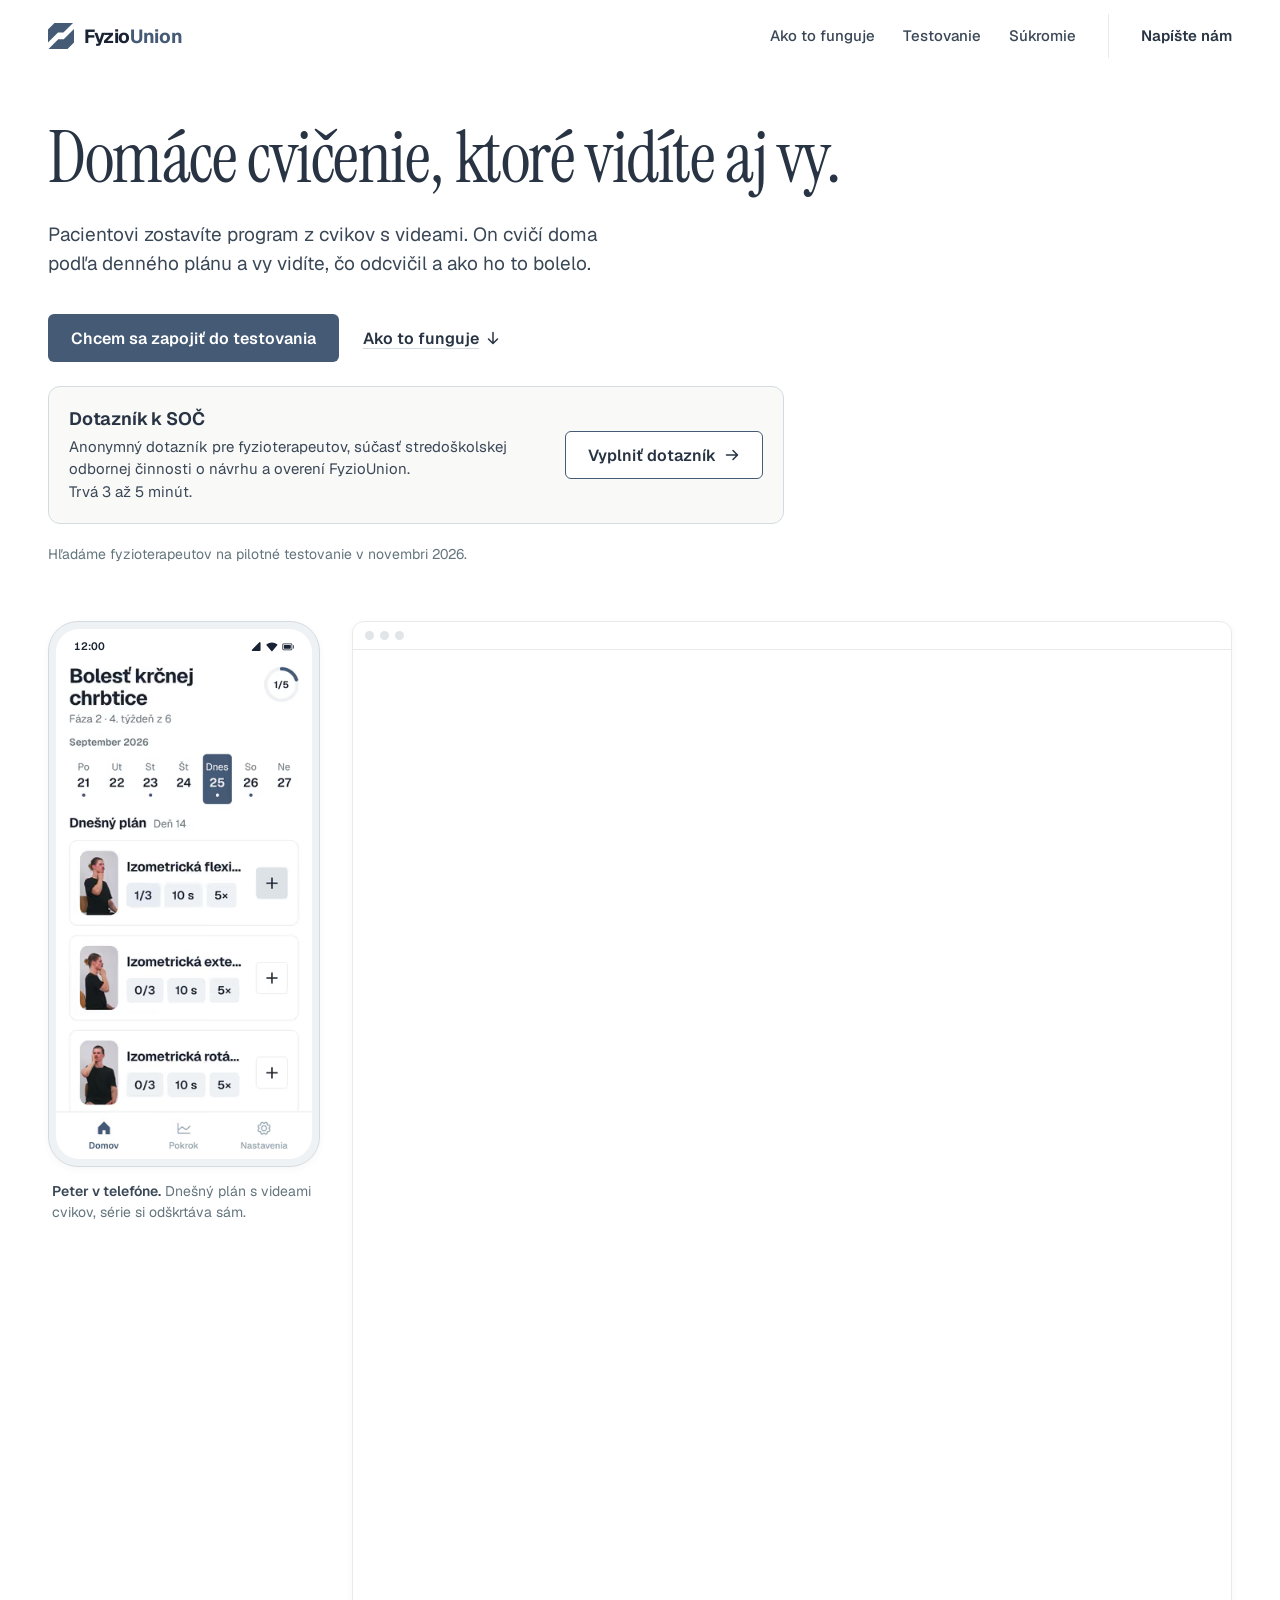
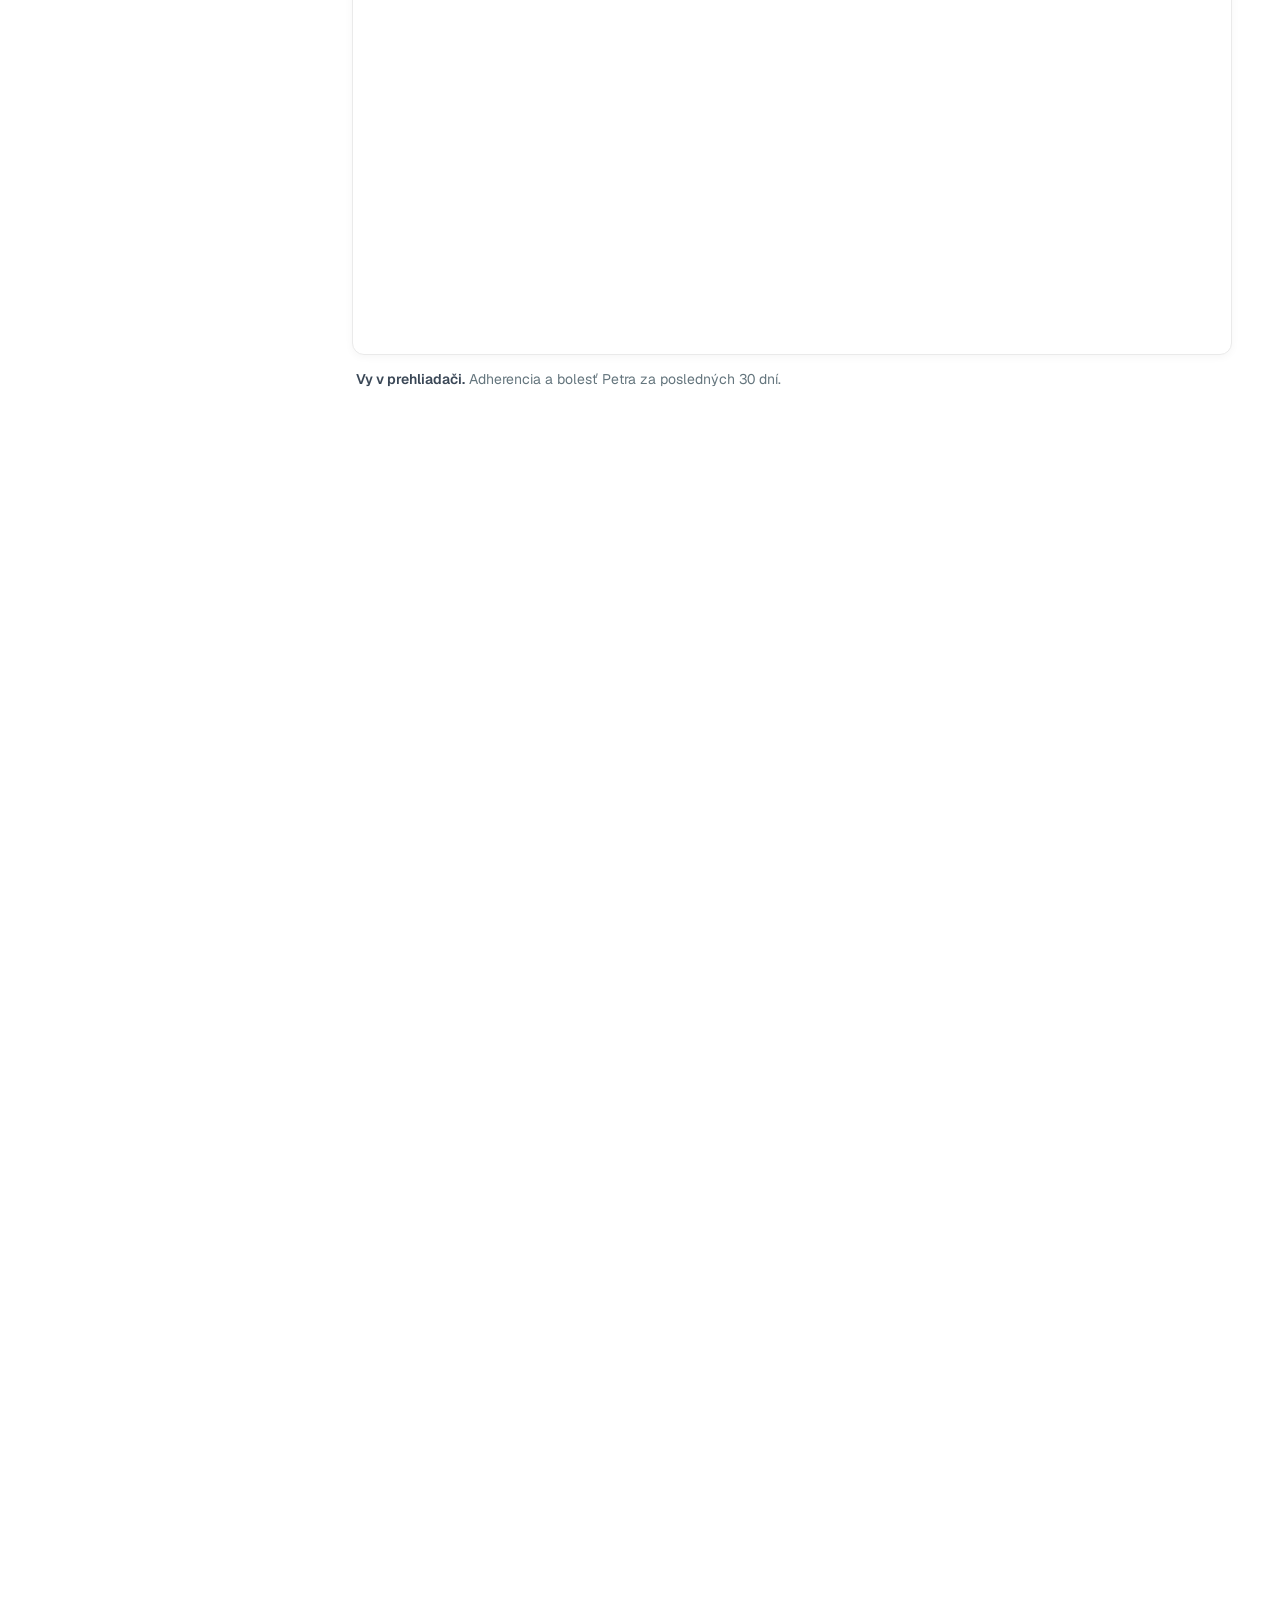
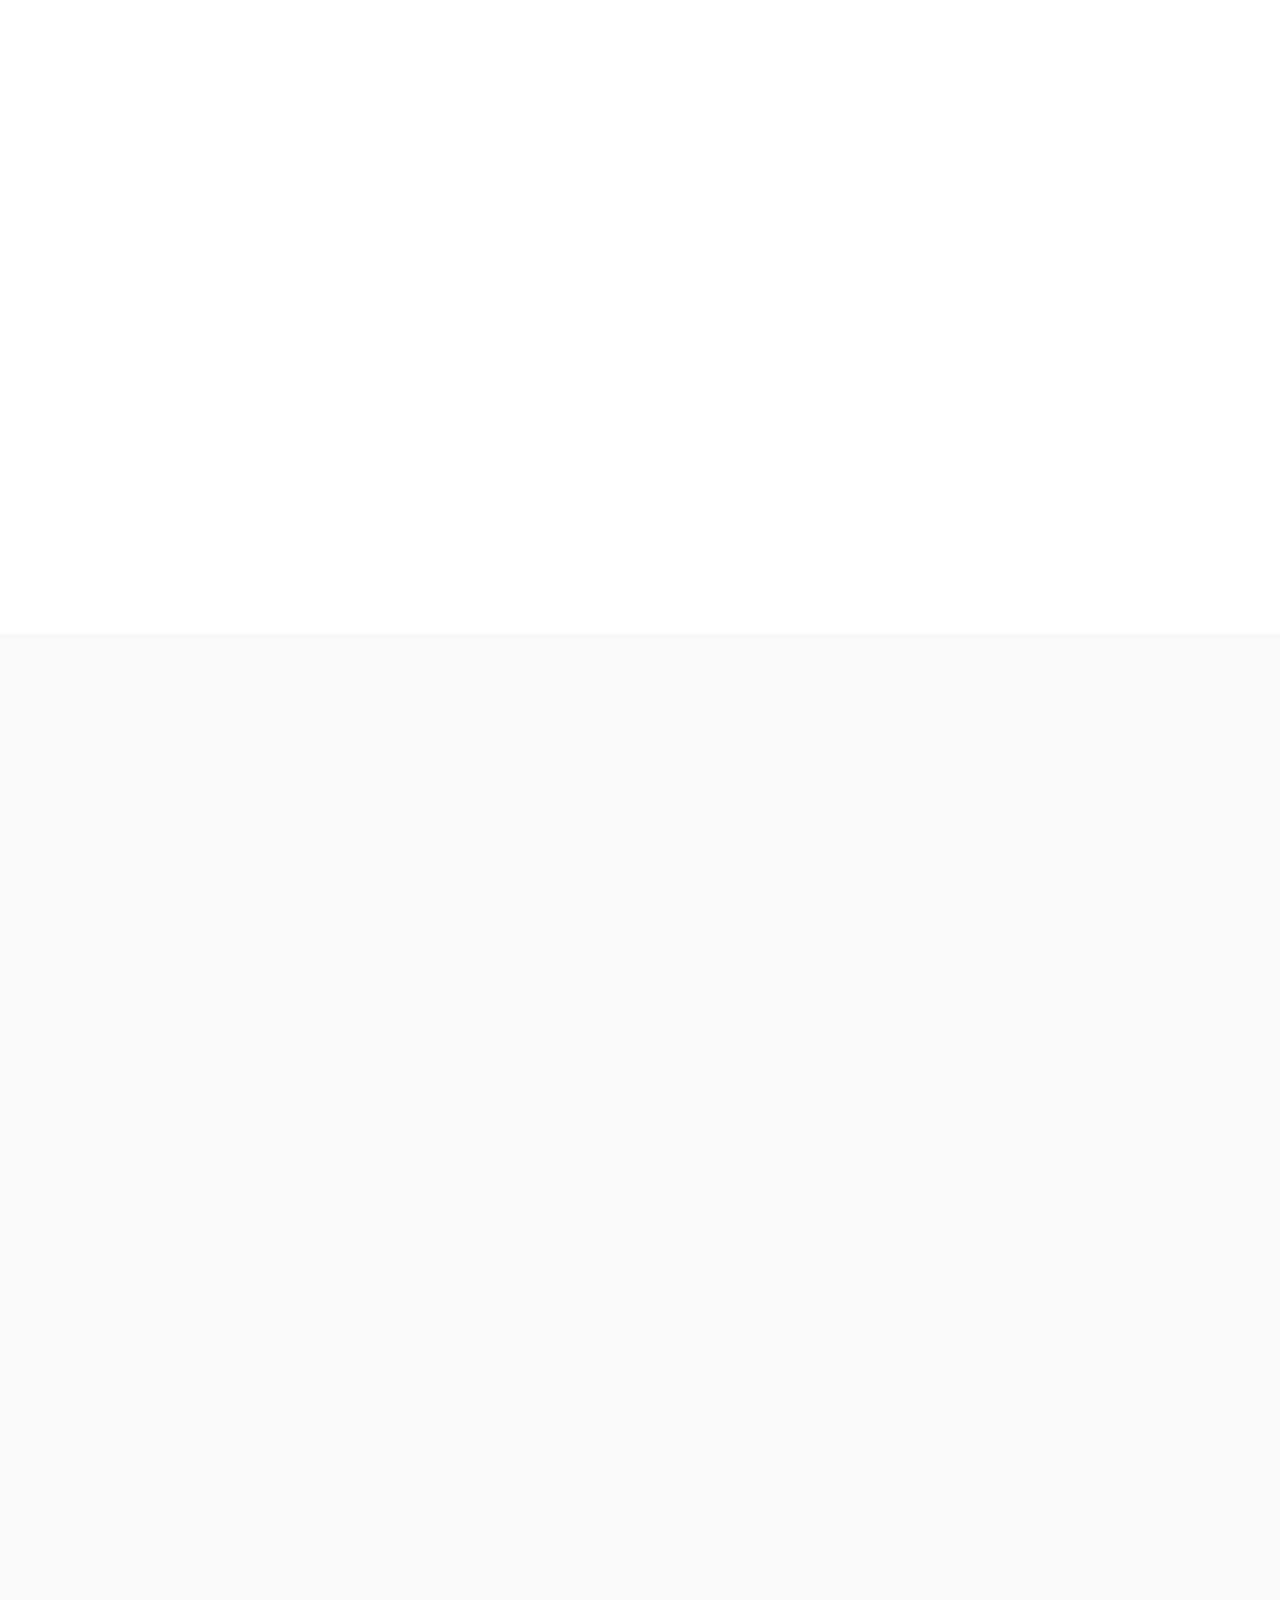
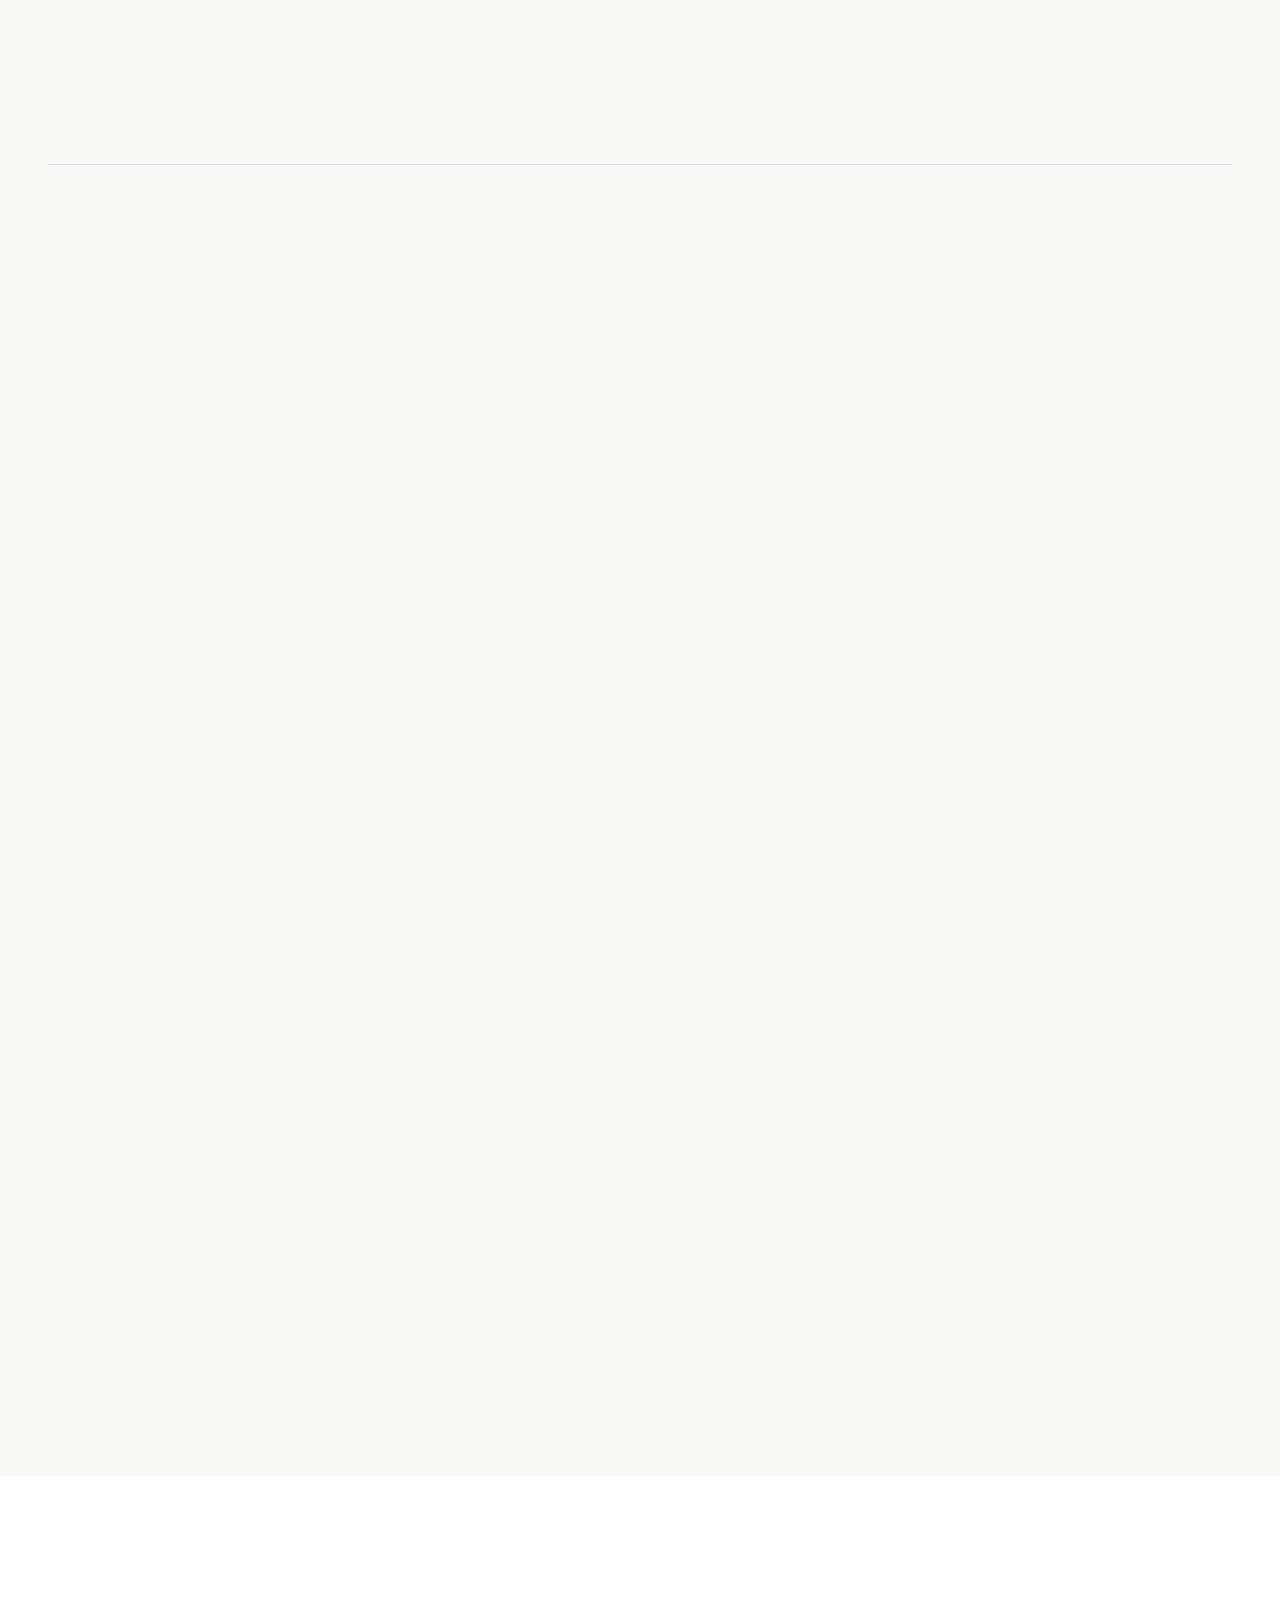
<file: index.html>
<!DOCTYPE html><html lang="sk"><head><meta charset="utf-8"><meta name="viewport" content="width=device-width, initial-scale=1"><meta http-equiv="Content-Security-Policy" content="default-src 'self'; img-src 'self' data:; font-src 'self'; style-src 'self'; script-src 'self'; connect-src 'self'; base-uri 'none'; form-action 'none'; object-src 'none'"><meta name="referrer" content="strict-origin-when-cross-origin"><title>FyzioUnion: domáca rehabilitácia pod vedením fyzioterapeuta</title><meta name="description" content="Pacientovi zostavíte program z cvikov s videami. On cvičí doma podľa denného plánu, vy vidíte adherenciu a vývoj bolesti."><link rel="canonical" href="https://fyziounion.sk/"><meta name="robots" content="index, follow"><meta name="theme-color" content="#FFFFFF"><link rel="icon" href="/favicon.svg" type="image/svg+xml"><link rel="icon" href="/favicon-32.png" sizes="32x32" type="image/png"><link rel="apple-touch-icon" href="/apple-touch-icon.png"><link rel="preload" href="/fonts/instrument-serif-sk.woff2" as="font" type="font/woff2" crossorigin><meta property="og:type" content="website"><meta property="og:locale" content="sk_SK"><meta property="og:site_name" content="FyzioUnion"><meta property="og:title" content="FyzioUnion"><meta property="og:description" content="Pacientovi zostavíte program z cvikov s videami. On cvičí doma podľa denného plánu, vy vidíte adherenciu a vývoj bolesti."><meta property="og:url" content="https://fyziounion.sk/"><meta property="og:image" content="https://fyziounion.sk/og.png"><meta property="og:image:width" content="1200"><meta property="og:image:height" content="630"><meta property="og:image:alt" content="FyzioUnion: Domáce cvičenie, ktoré vidíte aj vy. Telefón pacienta s dnešným plánom a web terapeuta s adherenciou a bolesťou."><meta name="twitter:card" content="summary_large_image"><script type="module" src="/js/reveal.js"></script><link rel="stylesheet" href="/_astro/Footer.DQ3fxw0t.css"><link rel="stylesheet" href="/_astro/index.Cf261BIN.css"></head><body><!--
      THESIS: Prvý pohľad ukazuje mechanizmus, nie náladu: web terapeuta a telefón pacienta s tým istým
      programom. Odmieta štandardné SaaS hero s vymysleným dashboardom, gradientom a 3D telefónom.
      OWN-WORLD: Klinický papier. Čistá biela, bridlica #455A74 len na akciách a značkách, atrament #1A2333,
      Instrument Serif pre h1/h2, Geist pre všetko ostatné, rámy 1px #EAEAEA, rádius 12/6 px, žiadne tiene nad 0.04.
      STORY: Fyzioterapeut z pozvánky pochopí, že zostaví program, pacient ho cvičí doma a on vidí plnenie a bolesť.
      Uverí, lebo vidí skutočné obrazovky. Napíše nám, že sa chce zapojiť do testovania.
      FIRST VIEWPORT: Jeden textový stĺpec vľavo: h1 v serife (80 px), podnadpis, bridlicové tlačidlo „Chcem sa zapojiť
      do testovania", odkaz „Ako to funguje" a riadok stavu. Pod tým na celú šírku telefón Petra (dnešný plán) vedľa okna
      webu W3 Pokrok Petra (adherencia + bolesť 30 dní), každý s popiskom pod sebou. Mobil: text, tlačidlo, telefón, výrez W3.
      FORM: Smer určený briefom (Build prompt 06, L5), concept-seed vynechaný so súhlasom (Zastávka 1). Seed key: brief-pinned.
      FINISH: unreviewed and undocumented is unfinished; this build ends with the finish review, the verdict, and DESIGN.md
    --><a class="skip-link" href="#obsah">Preskočiť na obsah</a><header class="site-header" data-astro-cid-nen7h5rs><div class="wrap bar" data-astro-cid-nen7h5rs><a href="/" class="home" aria-label="FyzioUnion, úvod" data-astro-cid-nen7h5rs><span class="logo" data-astro-cid-f7espo7c><svg width="26" height="26" viewBox="0 0 512 512" aria-hidden="true" focusable="false" data-astro-cid-f7espo7c><path fill="currentColor" d="M374.07 254.95l-65.05 65.05H201.93L9.94 512H384.6c49.75-49.75 77.65-77.65 127.4-127.4V117.02z" data-astro-cid-f7espo7c></path><path fill="currentColor" d="M192.05 193.92l4.56-4.56h107.08L493.05 0H127.4C77.65 49.75 49.75 77.65 0 127.4v258.56l113.01-113.01z" data-astro-cid-f7espo7c></path></svg><span class="word" data-astro-cid-f7espo7c>Fyzio<span data-astro-cid-f7espo7c>Union</span></span></span></a><nav aria-label="Hlavná navigácia" data-astro-cid-nen7h5rs><ul class="anchors" data-astro-cid-nen7h5rs><li data-astro-cid-nen7h5rs><a href="/#ako-to-funguje" data-astro-cid-nen7h5rs>Ako to funguje</a></li><li data-astro-cid-nen7h5rs><a href="/#testovanie" data-astro-cid-nen7h5rs>Testovanie</a></li><li data-astro-cid-nen7h5rs><a href="/#sukromie" data-astro-cid-nen7h5rs>Súkromie</a></li></ul><ul class="actions" data-astro-cid-nen7h5rs><li data-astro-cid-nen7h5rs><a class="text" href="mailto:info@fyziounion.sk" data-astro-cid-nen7h5rs>Napíšte nám</a></li></ul></nav></div></header><main id="obsah"><section class="hero" aria-labelledby="hero-title" data-astro-cid-ge2uvauf><div class="wrap grid" data-astro-cid-ge2uvauf><div class="copy" data-astro-cid-ge2uvauf><h1 id="hero-title" data-astro-cid-ge2uvauf>Domáce cvičenie, ktoré vidíte aj vy.</h1><div class="intro" data-astro-cid-ge2uvauf><p class="lead" data-astro-cid-ge2uvauf>Pacientovi zostavíte program z cvikov s videami. On cvičí doma podľa denného plánu a vy vidíte, čo odcvičil a ako ho to bolelo.</p><div class="actions" data-astro-cid-ge2uvauf><a class="btn btn-primary" href="mailto:info@fyziounion.sk?subject=Testovanie%20FyzioUnion%20v%20novembri" data-astro-cid-ge2uvauf>Chcem sa zapojiť do testovania</a><a class="link" href="#ako-to-funguje" data-astro-cid-ge2uvauf><span data-astro-cid-ge2uvauf>Ako to funguje</span><svg aria-hidden="true" focusable="false" xmlns="http://www.w3.org/2000/svg" viewBox="0 0 256 256" fill="currentColor"><path d="M208.49,152.49l-72,72a12,12,0,0,1-17,0l-72-72a12,12,0,0,1,17-17L116,187V40a12,12,0,0,1,24,0V187l51.51-51.52a12,12,0,0,1,17,17Z"/></svg></a></div><aside class="survey" aria-labelledby="survey-title" data-astro-cid-ge2uvauf><div data-astro-cid-ge2uvauf><p id="survey-title" class="survey-title" data-astro-cid-ge2uvauf>Dotazník k SOČ</p><p class="survey-text" data-astro-cid-ge2uvauf>Anonymný dotazník pre fyzioterapeutov, súčasť stredoškolskej odbornej činnosti o návrhu a overení FyzioUnion. Trvá <span class="nw" data-astro-cid-ge2uvauf>3 až 5 minút.</span></p></div><a class="btn btn-secondary" href="/dot/" data-astro-cid-ge2uvauf>Vyplniť dotazník<svg aria-hidden="true" focusable="false" xmlns="http://www.w3.org/2000/svg" viewBox="0 0 256 256" fill="currentColor"><path d="M224.49,136.49l-72,72a12,12,0,0,1-17-17L187,140H40a12,12,0,0,1,0-24H187L135.51,64.48a12,12,0,0,1,17-17l72,72A12,12,0,0,1,224.49,136.49Z"/></svg></a></aside><p class="status" data-astro-cid-ge2uvauf>Hľadáme fyzioterapeutov na pilotné testovanie v novembri 2026.</p></div></div><div class="stage" data-astro-cid-ge2uvauf><figure class="fig-phone" data-astro-cid-ge2uvauf><div class="phone" data-astro-cid-gqlnkb4g><div class="statusbar" aria-hidden="true" data-astro-cid-gqlnkb4g><span data-astro-cid-gqlnkb4g>12:00</span><span class="sys" data-astro-cid-gqlnkb4g><svg aria-hidden="true" focusable="false" xmlns="http://www.w3.org/2000/svg" viewBox="0 0 256 256" fill="currentColor"><path d="M208,40V200a16,16,0,0,1-16,16H32A16,16,0,0,1,20.7,188.68l160-160A16,16,0,0,1,208,40Z"/></svg><svg aria-hidden="true" focusable="false" xmlns="http://www.w3.org/2000/svg" viewBox="0 0 256 256" fill="currentColor"><path d="M244.35,92.8l-104,125.43A15.93,15.93,0,0,1,128,224h0a15.93,15.93,0,0,1-12.31-5.77L11.65,92.8A15.65,15.65,0,0,1,8.11,80.91,15.93,15.93,0,0,1,14.28,70.1,186.67,186.67,0,0,1,128,32,186.67,186.67,0,0,1,241.72,70.1a15.93,15.93,0,0,1,6.17,10.81A15.65,15.65,0,0,1,244.35,92.8Z"/></svg><svg aria-hidden="true" focusable="false" xmlns="http://www.w3.org/2000/svg" viewBox="0 0 256 256" fill="currentColor"><path d="M200,56H32A24,24,0,0,0,8,80v96a24,24,0,0,0,24,24H200a24,24,0,0,0,24-24V80A24,24,0,0,0,200,56Zm8,120a8,8,0,0,1-8,8H32a8,8,0,0,1-8-8V80a8,8,0,0,1,8-8H200a8,8,0,0,1,8,8ZM192,96v64a8,8,0,0,1-8,8H48a8,8,0,0,1-8-8V96a8,8,0,0,1,8-8H184A8,8,0,0,1,192,96Zm64,0v64a8,8,0,0,1-16,0V96a8,8,0,0,1,16,0Z"/></svg></span></div><picture data-astro-cid-gqlnkb4g="true"><source srcset="/_astro/m10-plan.CjHk2rW6_Z14RSDS.avif 320w, /_astro/m10-plan.CjHk2rW6_Z1zbIYs.avif 480w, /_astro/m10-plan.CjHk2rW6_Z1LqTiL.avif 640w, /_astro/m10-plan.CjHk2rW6_Z3u57a.avif 900w" type="image/avif" sizes="(min-width: 1200px) 280px, (min-width: 900px) 24vw, 80vw"><source srcset="/_astro/m10-plan.CjHk2rW6_ev5W1.webp 320w, /_astro/m10-plan.CjHk2rW6_ZfMJny.webp 480w, /_astro/m10-plan.CjHk2rW6_Z1APg6i.webp 640w, /_astro/m10-plan.CjHk2rW6_76y5j.webp 900w" type="image/webp" sizes="(min-width: 1200px) 280px, (min-width: 900px) 24vw, 80vw"><img src="/_astro/m10-plan.CjHk2rW6_2rhbFw.webp" srcset="/_astro/m10-plan.CjHk2rW6_ev5W1.webp 320w, /_astro/m10-plan.CjHk2rW6_ZfMJny.webp 480w, /_astro/m10-plan.CjHk2rW6_Z1APg6i.webp 640w, /_astro/m10-plan.CjHk2rW6_76y5j.webp 900w" sizes="(min-width: 1200px) 280px, (min-width: 900px) 24vw, 80vw" alt="Mobilná aplikácia pacienta Petra, program Bolesť krčnej chrbtice, fáza 2, 4. týždeň zo 6. Dnešný plán: odcvičený 1 z 5 cvikov, pri cviku Izometrická flexia krku 1 z 3 sérií, ďalšie cviky s videami čakajú." loading="eager" decoding="async" data-astro-cid-gqlnkb4g="true" width="1080" height="2119"></picture></div><figcaption data-astro-cid-ge2uvauf><strong data-astro-cid-ge2uvauf>Peter v telefóne.</strong> Dnešný plán s videami cvikov, série si odškrtáva sám.</figcaption></figure><figure class="fig-web" data-astro-cid-ge2uvauf><div class="window" data-astro-cid-ge2uvauf><div class="chrome" aria-hidden="true" data-astro-cid-ge2uvauf><i data-astro-cid-ge2uvauf></i><i data-astro-cid-ge2uvauf></i><i data-astro-cid-ge2uvauf></i></div><picture><source type="image/avif" srcset="/_astro/w3-pokrok.C_8wGHf9_Z2omB1c.avif 900w, /_astro/w3-pokrok.C_8wGHf9_ZF6pc2.avif 1300w, /_astro/w3-pokrok.C_8wGHf9_Z2eluG1.avif 1700w, /_astro/w3-pokrok.C_8wGHf9_Z113rCP.avif 2108w" sizes="(min-width: 1200px) 900px, 76vw" media="(min-width: 900px)" width="2108" height="1252"><source type="image/webp" srcset="/_astro/w3-pokrok.C_8wGHf9_Z2dKWNI.webp 900w, /_astro/w3-pokrok.C_8wGHf9_ZmFCFe.webp 1300w, /_astro/w3-pokrok.C_8wGHf9_22xuDW.webp 1700w, /_astro/w3-pokrok.C_8wGHf9_Z1OlA6N.webp 2108w" sizes="(min-width: 1200px) 900px, 76vw" media="(min-width: 900px)" width="2108" height="1252"><source type="image/avif" srcset="/_astro/w3-karty.DE_FymdF_1DA4Pd.avif 480w, /_astro/w3-karty.DE_FymdF_16ILlf.avif 720w, /_astro/w3-karty.DE_FymdF_Z1f3EKu.avif 1010w" sizes="92vw" width="1010" height="1500"><source type="image/webp" srcset="/_astro/w3-karty.DE_FymdF_Z27d4mO.webp 480w, /_astro/w3-karty.DE_FymdF_1hkpxI.webp 720w, /_astro/w3-karty.DE_FymdF_ZVCSeG.webp 1010w" sizes="92vw" width="1010" height="1500"><img src="/_astro/w3-karty.DE_FymdF_1hkpxI.webp" alt="Webové rozhranie fyzioterapeuta, pacient Peter Horváth, záložka Pokrok za posledných 30 dní. Adherencia 79 %, stĺpcový graf dokončených cvičení po troch dňoch. Úroveň bolesti posledná 4, čiarový graf kolíše medzi 3 a 5." width="1010" height="1500" loading="eager" fetchpriority="high" decoding="async"></picture></div><figcaption data-astro-cid-ge2uvauf><strong data-astro-cid-ge2uvauf>Vy v prehliadači.</strong> Adherencia a bolesť Petra za posledných 30 dní.</figcaption></figure></div></div></section><section id="ako-to-funguje" class="section how" aria-labelledby="how-title" data-astro-cid-l43jfdkk><div class="wrap" data-astro-cid-l43jfdkk><header class="section-head" data-reveal data-astro-cid-l43jfdkk><h2 id="how-title" class="h2" data-astro-cid-l43jfdkk>Ako to funguje</h2><p data-astro-cid-l43jfdkk>Dve aplikácie, jeden program. Vy pracujete v prehliadači, pacient v telefóne.</p></header><ol class="steps" data-astro-cid-l43jfdkk><li class="step" data-reveal data-astro-cid-l43jfdkk><div class="text" data-astro-cid-l43jfdkk><span class="num" aria-hidden="true" data-astro-cid-l43jfdkk>1</span><h3 class="h3" data-astro-cid-l43jfdkk>Pridáte pacienta a dostanete prístupový kód</h3><p class="body" data-astro-cid-l43jfdkk>V prehliadači pridáte pacienta. Dostanete 6-miestny prístupový kód, ktorý uvidíte na obrazovke a ktorý mu príde aj <span class="nw" data-astro-cid-l43jfdkk>e-mailom</span>. Program z cvikov mu priradíte hneď alebo až po tom, ako sa pripojí.</p></div><div class="visual" data-astro-cid-l43jfdkk><div class="shot" data-astro-cid-u7xbst2f><div class="chrome" aria-hidden="true" data-astro-cid-u7xbst2f><i data-astro-cid-u7xbst2f></i><i data-astro-cid-u7xbst2f></i><i data-astro-cid-u7xbst2f></i></div><picture data-astro-cid-u7xbst2f="true"><source srcset="/_astro/w2-kod.CGGek_aa_XBaum.avif 480w, /_astro/w2-kod.CGGek_aa_Z2krHiR.avif 720w, /_astro/w2-kod.CGGek_aa_pa0yp.avif 1000w, /_astro/w2-kod.CGGek_aa_XljOa.avif 1400w, /_astro/w2-kod.CGGek_aa_Z27qfpU.avif 1976w" type="image/avif" sizes="(min-width: 900px) 700px, 92vw"><source srcset="/_astro/w2-kod.CGGek_aa_2c8OSy.webp 480w, /_astro/w2-kod.CGGek_aa_Z16U2TF.webp 720w, /_astro/w2-kod.CGGek_aa_Z2nOBFX.webp 1000w, /_astro/w2-kod.CGGek_aa_Z1ODiqd.webp 1400w, /_astro/w2-kod.CGGek_aa_9Lg8D.webp 1976w" type="image/webp" sizes="(min-width: 900px) 700px, 92vw"><img src="/_astro/w2-kod.CGGek_aa_9Lg8D.webp" srcset="/_astro/w2-kod.CGGek_aa_2c8OSy.webp 480w, /_astro/w2-kod.CGGek_aa_Z16U2TF.webp 720w, /_astro/w2-kod.CGGek_aa_Z2nOBFX.webp 1000w, /_astro/w2-kod.CGGek_aa_Z1ODiqd.webp 1400w, /_astro/w2-kod.CGGek_aa_9Lg8D.webp 1976w" sizes="(min-width: 900px) 700px, 92vw" alt="Webové rozhranie fyzioterapeuta, karta Napojenie pacienta: prístupový kód V92VRK zobrazený v šiestich políčkach a text Kód platí ešte 6 dní." loading="lazy" decoding="async" data-astro-cid-u7xbst2f="true" width="1976" height="497"></picture></div></div></li><li class="step" data-reveal data-astro-cid-l43jfdkk><div class="text" data-astro-cid-l43jfdkk><span class="num" aria-hidden="true" data-astro-cid-l43jfdkk>2</span><h3 class="h3" data-astro-cid-l43jfdkk>Pacient cvičí doma podľa denného plánu</h3><p class="body" data-astro-cid-l43jfdkk>Pacient zadá kód v mobilnej aplikácii a je pripojený k vám. Každý deň vidí plán cvikov s videami, zapisuje odcvičené série a bolesť na stupnici 0–10.</p></div><div class="visual visual-phone" data-astro-cid-l43jfdkk><div class="phone" data-astro-cid-gqlnkb4g><div class="statusbar" aria-hidden="true" data-astro-cid-gqlnkb4g><span data-astro-cid-gqlnkb4g>12:00</span><span class="sys" data-astro-cid-gqlnkb4g><svg aria-hidden="true" focusable="false" xmlns="http://www.w3.org/2000/svg" viewBox="0 0 256 256" fill="currentColor"><path d="M208,40V200a16,16,0,0,1-16,16H32A16,16,0,0,1,20.7,188.68l160-160A16,16,0,0,1,208,40Z"/></svg><svg aria-hidden="true" focusable="false" xmlns="http://www.w3.org/2000/svg" viewBox="0 0 256 256" fill="currentColor"><path d="M244.35,92.8l-104,125.43A15.93,15.93,0,0,1,128,224h0a15.93,15.93,0,0,1-12.31-5.77L11.65,92.8A15.65,15.65,0,0,1,8.11,80.91,15.93,15.93,0,0,1,14.28,70.1,186.67,186.67,0,0,1,128,32,186.67,186.67,0,0,1,241.72,70.1a15.93,15.93,0,0,1,6.17,10.81A15.65,15.65,0,0,1,244.35,92.8Z"/></svg><svg aria-hidden="true" focusable="false" xmlns="http://www.w3.org/2000/svg" viewBox="0 0 256 256" fill="currentColor"><path d="M200,56H32A24,24,0,0,0,8,80v96a24,24,0,0,0,24,24H200a24,24,0,0,0,24-24V80A24,24,0,0,0,200,56Zm8,120a8,8,0,0,1-8,8H32a8,8,0,0,1-8-8V80a8,8,0,0,1,8-8H200a8,8,0,0,1,8,8ZM192,96v64a8,8,0,0,1-8,8H48a8,8,0,0,1-8-8V96a8,8,0,0,1,8-8H184A8,8,0,0,1,192,96Zm64,0v64a8,8,0,0,1-16,0V96a8,8,0,0,1,16,0Z"/></svg></span></div><picture data-astro-cid-gqlnkb4g="true"><source srcset="/_astro/m12-cvik.B09_eSFl_Z15LySf.avif 320w, /_astro/m12-cvik.B09_eSFl_Z1A5pdO.avif 480w, /_astro/m12-cvik.B09_eSFl_Z1Mkzx8.avif 640w, /_astro/m12-cvik.B09_eSFl_Z4nKlw.avif 900w" type="image/avif" sizes="(min-width: 900px) 280px, 70vw"><source srcset="/_astro/m12-cvik.B09_eSFl_dBpHE.webp 320w, /_astro/m12-cvik.B09_eSFl_ZgGpBU.webp 480w, /_astro/m12-cvik.B09_eSFl_Z1BIVkE.webp 640w, /_astro/m12-cvik.B09_eSFl_6cRPW.webp 900w" type="image/webp" sizes="(min-width: 900px) 280px, 70vw"><img src="/_astro/m12-cvik.B09_eSFl_1Yuenl.webp" srcset="/_astro/m12-cvik.B09_eSFl_dBpHE.webp 320w, /_astro/m12-cvik.B09_eSFl_ZgGpBU.webp 480w, /_astro/m12-cvik.B09_eSFl_Z1BIVkE.webp 640w, /_astro/m12-cvik.B09_eSFl_6cRPW.webp 900w" sizes="(min-width: 900px) 280px, 70vw" alt="Mobilná aplikácia pacienta, detail cviku Izometrická extenzia krku: video cviku, séria 0 z 3, výdrž 10 sekúnd, 5 opakovaní a tlačidlo na odškrtnutie série." loading="lazy" decoding="async" data-astro-cid-gqlnkb4g="true" width="1080" height="2119"></picture></div></div></li><li class="step" data-reveal data-astro-cid-l43jfdkk><div class="text" data-astro-cid-l43jfdkk><span class="num" aria-hidden="true" data-astro-cid-l43jfdkk>3</span><h3 class="h3" data-astro-cid-l43jfdkk>Vidíte priebeh a plán upravíte</h3><p class="body" data-astro-cid-l43jfdkk>Pri každom pacientovi vidíte adherenciu za posledných 14 dní a vývoj bolesti. Plán upravíte v prehliadači a pacientovi sa zmena ukáže v aplikácii.</p></div><div class="visual" data-astro-cid-l43jfdkk><div class="shot" data-astro-cid-u7xbst2f><div class="chrome" aria-hidden="true" data-astro-cid-u7xbst2f><i data-astro-cid-u7xbst2f></i><i data-astro-cid-u7xbst2f></i><i data-astro-cid-u7xbst2f></i></div><picture data-astro-cid-u7xbst2f="true"><source srcset="/_astro/w1-adherencia.B4QurcAe_27bDHB.avif 480w, /_astro/w1-adherencia.B4QurcAe_Z2kPXWS.avif 720w, /_astro/w1-adherencia.B4QurcAe_Z2tk2Bi.avif 1000w, /_astro/w1-adherencia.B4QurcAe_ZrrKA0.avif 1400w, /_astro/w1-adherencia.B4QurcAe_4Izr9.avif 2041w" type="image/avif" sizes="(min-width: 900px) 700px, 92vw"><source srcset="/_astro/w1-adherencia.B4QurcAe_2tX45i.webp 480w, /_astro/w1-adherencia.B4QurcAe_Z1X4yAc.webp 720w, /_astro/w1-adherencia.B4QurcAe_Z14CqHO.webp 1000w, /_astro/w1-adherencia.B4QurcAe_WePit.webp 1400w, /_astro/w1-adherencia.B4QurcAe_1tqbkC.webp 2041w" type="image/webp" sizes="(min-width: 900px) 700px, 92vw"><img src="/_astro/w1-adherencia.B4QurcAe_1tqbkC.webp" srcset="/_astro/w1-adherencia.B4QurcAe_2tX45i.webp 480w, /_astro/w1-adherencia.B4QurcAe_Z1X4yAc.webp 720w, /_astro/w1-adherencia.B4QurcAe_Z14CqHO.webp 1000w, /_astro/w1-adherencia.B4QurcAe_WePit.webp 1400w, /_astro/w1-adherencia.B4QurcAe_1tqbkC.webp 2041w" sizes="(min-width: 900px) 700px, 92vw" alt="Webové rozhranie fyzioterapeuta, zoznam pacientov: Peter Horváth prebieha s adherenciou 76 % za 14 dní, Jana Mikulová 58 %, Zuzana Hudecová čaká na spustenie programu a Tomáš Baláž je pozvaný s prístupovým kódom." loading="lazy" decoding="async" data-astro-cid-u7xbst2f="true" width="2041" height="599"></picture></div></div></li></ol></div></section><section id="pre-terapeutov" class="section" aria-labelledby="features-title" data-astro-cid-cognygiv><div class="wrap" data-astro-cid-cognygiv><header class="section-head" data-reveal data-astro-cid-cognygiv><h2 id="features-title" class="h2" data-astro-cid-cognygiv>Čo máte k dispozícii vy</h2></header><div class="bento" data-astro-cid-cognygiv><article class="cell c-library" data-reveal data-astro-cid-cognygiv><h3 class="h3" data-astro-cid-cognygiv>Knižnica cvikov s videami</h3><p class="body" data-astro-cid-cognygiv>Oficiálne cviky FyzioUnion s krátkym videom a popisom. Pri výbere si video pustíte priamo v zozname.</p><p class="body sub" data-astro-cid-cognygiv><strong data-astro-cid-cognygiv>Vlastné cviky.</strong> Pridáte cvik s vlastným názvom, popisom a parametrami. Video k nemu zatiaľ nahrať nemôžete. <span class="badge" data-astro-cid-cognygiv>Čoskoro</span></p><div class="shot bare img" data-astro-cid-u7xbst2f><picture data-astro-cid-u7xbst2f="true"><source srcset="/_astro/w11-cviky.D9GW6DmY_ZwlU5m.avif 480w, /_astro/w11-cviky.D9GW6DmY_ZOjnSF.avif 720w, /_astro/w11-cviky.D9GW6DmY_1hldN.avif 1000w, /_astro/w11-cviky.D9GW6DmY_Z27CSLg.avif 1400w, /_astro/w11-cviky.D9GW6DmY_Zw7PvB.avif 1744w" type="image/avif" sizes="(min-width: 900px) 640px, 92vw"><source srcset="/_astro/w11-cviky.D9GW6DmY_ZlKgRS.webp 480w, /_astro/w11-cviky.D9GW6DmY_ZDHJGc.webp 720w, /_astro/w11-cviky.D9GW6DmY_jH7JB.webp 1000w, /_astro/w11-cviky.D9GW6DmY_29g6yH.webp 1400w, /_astro/w11-cviky.D9GW6DmY_Z1kpXYz.webp 1744w" type="image/webp" sizes="(min-width: 900px) 640px, 92vw"><img src="/_astro/w11-cviky.D9GW6DmY_Z1kpXYz.webp" srcset="/_astro/w11-cviky.D9GW6DmY_ZlKgRS.webp 480w, /_astro/w11-cviky.D9GW6DmY_ZDHJGc.webp 720w, /_astro/w11-cviky.D9GW6DmY_jH7JB.webp 1000w, /_astro/w11-cviky.D9GW6DmY_29g6yH.webp 1400w, /_astro/w11-cviky.D9GW6DmY_Z1kpXYz.webp 1744w" sizes="(min-width: 900px) 640px, 92vw" alt="Knižnica cvikov vo webe terapeuta: vyhľadávanie, filtre Typ, Oblasť tela, Vybavenie, Pôvod a Obľúbené, pod nimi karty cvikov s náhľadom videa, napríklad Aktívna bočná flexia krku." loading="lazy" decoding="async" data-astro-cid-u7xbst2f="true" width="1744" height="1500"></picture></div></article><article class="cell c-editor" data-reveal data-astro-cid-cognygiv><h3 class="h3" data-astro-cid-cognygiv>Programy po fázach</h3><p class="body" data-astro-cid-cognygiv>Program rozdelíte na fázy, dni a cviky, a pri každom cviku nastavíte série, opakovania, čas alebo záťaž. Hotový program priradíte ďalším pacientom.</p><div class="shot bare img" data-astro-cid-u7xbst2f><picture data-astro-cid-u7xbst2f="true"><source srcset="/_astro/w10-editor.CVSjpOWR_2uEkV5.avif 480w, /_astro/w10-editor.CVSjpOWR_ZjilDz.avif 720w, /_astro/w10-editor.CVSjpOWR_S6Ymm.avif 1000w, /_astro/w10-editor.CVSjpOWR_Z1wmVqb.avif 1400w, /_astro/w10-editor.CVSjpOWR_Z2hC7xw.avif 1744w" type="image/avif" sizes="(min-width: 900px) 460px, 92vw"><source srcset="/_astro/w10-editor.CVSjpOWR_Z2oV9Fn.webp 480w, /_astro/w10-editor.CVSjpOWR_Z8GHr6.webp 720w, /_astro/w10-editor.CVSjpOWR_1bwKSa.webp 1000w, /_astro/w10-editor.CVSjpOWR_Z1dW9Tn.webp 1400w, /_astro/w10-editor.CVSjpOWR_Z1Ycl1I.webp 1744w" type="image/webp" sizes="(min-width: 900px) 460px, 92vw"><img src="/_astro/w10-editor.CVSjpOWR_Z1Ycl1I.webp" srcset="/_astro/w10-editor.CVSjpOWR_Z2oV9Fn.webp 480w, /_astro/w10-editor.CVSjpOWR_Z8GHr6.webp 720w, /_astro/w10-editor.CVSjpOWR_1bwKSa.webp 1000w, /_astro/w10-editor.CVSjpOWR_Z1dW9Tn.webp 1400w, /_astro/w10-editor.CVSjpOWR_Z1Ycl1I.webp 1744w" sizes="(min-width: 900px) 460px, 92vw" alt="Editor programu Bolesť krčnej chrbtice: fáza Mobilita a uvoľnenie s trvaním 2 týždne, deň 1 so štyrmi cvikmi a ich parametrami, napríklad Zatlačenie brady v sede 3 × 10." loading="lazy" decoding="async" data-astro-cid-u7xbst2f="true" width="1744" height="953"></picture></div></article><article class="cell c-schedule" data-reveal data-astro-cid-cognygiv><h3 class="h3" data-astro-cid-cognygiv>Rozvrh, pozastavenie a ukončenie</h3><p class="body" data-astro-cid-cognygiv>Určíte, koľkokrát týždenne má pacient cvičiť. Dni si vyberie sám, alebo ich pevne nastavíte vy. Program pozastavíte napríklad počas choroby a neskôr obnovíte. Adherencia sa za ten čas nepočíta.</p><div class="shot bare img" data-astro-cid-u7xbst2f><picture data-astro-cid-u7xbst2f="true"><source srcset="/_astro/w4-program.CZOLpKFd_2lMK8D.avif 480w, /_astro/w4-program.CZOLpKFd_2uav7G.avif 720w, /_astro/w4-program.CZOLpKFd_1a8Qfl.avif 1000w, /_astro/w4-program.CZOLpKFd_Z1Wmcfc.avif 1400w, /_astro/w4-program.CZOLpKFd_Z2oM7wt.avif 1752w" type="image/avif" sizes="(min-width: 900px) 560px, 92vw"><source srcset="/_astro/w4-program.CZOLpKFd_Z1p0o4o.webp 480w, /_astro/w4-program.CZOLpKFd_Z2ppYtL.webp 720w, /_astro/w4-program.CZOLpKFd_1syCL9.webp 1000w, /_astro/w4-program.CZOLpKFd_Z1DVpIo.webp 1400w, /_astro/w4-program.CZOLpKFd_Z26ml0F.webp 1752w" type="image/webp" sizes="(min-width: 900px) 560px, 92vw"><img src="/_astro/w4-program.CZOLpKFd_Z26ml0F.webp" srcset="/_astro/w4-program.CZOLpKFd_Z1p0o4o.webp 480w, /_astro/w4-program.CZOLpKFd_Z2ppYtL.webp 720w, /_astro/w4-program.CZOLpKFd_1syCL9.webp 1000w, /_astro/w4-program.CZOLpKFd_Z1DVpIo.webp 1400w, /_astro/w4-program.CZOLpKFd_Z26ml0F.webp 1752w" sizes="(min-width: 900px) 560px, 92vw" alt="Priradený program Bolesť krčnej chrbtice: 2 fázy, 6 týždňov, 3× týždenne, stav Prebieha, tlačidlo Rozvrh a ponuka ďalších akcií." loading="lazy" decoding="async" data-astro-cid-u7xbst2f="true" width="1752" height="340"></picture></div></article><article class="cell c-individual" data-reveal data-astro-cid-cognygiv><h3 class="h3" data-astro-cid-cognygiv>Individuálne cviky</h3><p class="body" data-astro-cid-cognygiv>Keď nepotrebujete celý program, priradíte pacientovi len niekoľko cvikov.</p><div class="shot bare img" data-astro-cid-u7xbst2f><picture data-astro-cid-u7xbst2f="true"><source srcset="/_astro/w4-individualne.DV4rRGB3_AIe5.avif 480w, /_astro/w4-individualne.DV4rRGB3_ty1SR.avif 720w, /_astro/w4-individualne.DV4rRGB3_Z21GtU6.avif 1000w, /_astro/w4-individualne.DV4rRGB3_2qdTlu.avif 1400w, /_astro/w4-individualne.DV4rRGB3_ZaB2Ui.avif 1752w" type="image/avif" sizes="(min-width: 900px) 560px, 92vw"><source srcset="/_astro/w4-individualne.DV4rRGB3_1pik7y.webp 480w, /_astro/w4-individualne.DV4rRGB3_Z1IzvLN.webp 720w, /_astro/w4-individualne.DV4rRGB3_tJpm9.webp 1000w, /_astro/w4-individualne.DV4rRGB3_Z8wkbc.webp 1400w, /_astro/w4-individualne.DV4rRGB3_2kOQlW.webp 1752w" type="image/webp" sizes="(min-width: 900px) 560px, 92vw"><img src="/_astro/w4-individualne.DV4rRGB3_2kOQlW.webp" srcset="/_astro/w4-individualne.DV4rRGB3_1pik7y.webp 480w, /_astro/w4-individualne.DV4rRGB3_Z1IzvLN.webp 720w, /_astro/w4-individualne.DV4rRGB3_tJpm9.webp 1000w, /_astro/w4-individualne.DV4rRGB3_Z8wkbc.webp 1400w, /_astro/w4-individualne.DV4rRGB3_2kOQlW.webp 1752w" sizes="(min-width: 900px) 560px, 92vw" alt="Priradený program Individuálne cviky: 1 fáza, bez určeného konca, 3× týždenne, stav Prebieha." loading="lazy" decoding="async" data-astro-cid-u7xbst2f="true" width="1752" height="340"></picture></div></article><article class="cell c-checkin" data-reveal data-astro-cid-cognygiv><h3 class="h3" data-astro-cid-cognygiv>Denný check-in</h3><p class="body" data-astro-cid-cognygiv>Zapnete krátke otázky, na ktoré pacient odpovedá pri cvičení.</p><div class="shot bare img" data-astro-cid-u7xbst2f><picture data-astro-cid-u7xbst2f="true"><source srcset="/_astro/w4b-checkin.CTnQuIKT_Z25aLqR.avif 480w, /_astro/w4b-checkin.CTnQuIKT_Z1y5mot.avif 720w, /_astro/w4b-checkin.CTnQuIKT_Z1HXTlG.avif 1000w, /_astro/w4b-checkin.CTnQuIKT_Z2sGq1M.avif 1400w, /_astro/w4b-checkin.CTnQuIKT_23O0cU.avif 1752w" type="image/avif" sizes="(min-width: 900px) 460px, 92vw"><source srcset="/_astro/w4b-checkin.CTnQuIKT_Z1LJYU4.webp 480w, /_astro/w4b-checkin.CTnQuIKT_Z1fEzRF.webp 720w, /_astro/w4b-checkin.CTnQuIKT_Z2wh2OE.webp 1000w, /_astro/w4b-checkin.CTnQuIKT_1Nczjb.webp 1400w, /_astro/w4b-checkin.CTnQuIKT_1fvQIW.webp 1752w" type="image/webp" sizes="(min-width: 900px) 460px, 92vw"><img src="/_astro/w4b-checkin.CTnQuIKT_1fvQIW.webp" srcset="/_astro/w4b-checkin.CTnQuIKT_Z1LJYU4.webp 480w, /_astro/w4b-checkin.CTnQuIKT_Z1fEzRF.webp 720w, /_astro/w4b-checkin.CTnQuIKT_Z2wh2OE.webp 1000w, /_astro/w4b-checkin.CTnQuIKT_1Nczjb.webp 1400w, /_astro/w4b-checkin.CTnQuIKT_1fvQIW.webp 1752w" sizes="(min-width: 900px) 460px, 92vw" alt="Záložka Check-in pacienta: päť pevných otázok s prepínačmi, zobrazené Spánok, Strava a Stres, všetky zapnuté." loading="lazy" decoding="async" data-astro-cid-u7xbst2f="true" width="1752" height="744"></picture></div></article></div><p class="more body" data-reveal data-astro-cid-cognygiv><strong data-astro-cid-cognygiv>Hodnotiace dotazníky.</strong> K programu priradíte štandardizované dotazníky a ich skóre uvidíte v čase.</p></div></section><section id="pre-pacientov" class="section section-tint" aria-labelledby="patient-title" data-astro-cid-cognygiv><div class="wrap patient" data-astro-cid-cognygiv><div class="patient-phone" data-reveal data-astro-cid-cognygiv><div class="phone" data-astro-cid-gqlnkb4g><div class="statusbar" aria-hidden="true" data-astro-cid-gqlnkb4g><span data-astro-cid-gqlnkb4g>12:00</span><span class="sys" data-astro-cid-gqlnkb4g><svg aria-hidden="true" focusable="false" xmlns="http://www.w3.org/2000/svg" viewBox="0 0 256 256" fill="currentColor"><path d="M208,40V200a16,16,0,0,1-16,16H32A16,16,0,0,1,20.7,188.68l160-160A16,16,0,0,1,208,40Z"/></svg><svg aria-hidden="true" focusable="false" xmlns="http://www.w3.org/2000/svg" viewBox="0 0 256 256" fill="currentColor"><path d="M244.35,92.8l-104,125.43A15.93,15.93,0,0,1,128,224h0a15.93,15.93,0,0,1-12.31-5.77L11.65,92.8A15.65,15.65,0,0,1,8.11,80.91,15.93,15.93,0,0,1,14.28,70.1,186.67,186.67,0,0,1,128,32,186.67,186.67,0,0,1,241.72,70.1a15.93,15.93,0,0,1,6.17,10.81A15.65,15.65,0,0,1,244.35,92.8Z"/></svg><svg aria-hidden="true" focusable="false" xmlns="http://www.w3.org/2000/svg" viewBox="0 0 256 256" fill="currentColor"><path d="M200,56H32A24,24,0,0,0,8,80v96a24,24,0,0,0,24,24H200a24,24,0,0,0,24-24V80A24,24,0,0,0,200,56Zm8,120a8,8,0,0,1-8,8H32a8,8,0,0,1-8-8V80a8,8,0,0,1,8-8H200a8,8,0,0,1,8,8ZM192,96v64a8,8,0,0,1-8,8H48a8,8,0,0,1-8-8V96a8,8,0,0,1,8-8H184A8,8,0,0,1,192,96Zm64,0v64a8,8,0,0,1-16,0V96a8,8,0,0,1,16,0Z"/></svg></span></div><picture data-astro-cid-gqlnkb4g="true"><source srcset="/_astro/m17-tyzden.BMBqd9S7_Z1Y38AH.avif 320w, /_astro/m17-tyzden.BMBqd9S7_ZgWw30.avif 480w, /_astro/m17-tyzden.BMBqd9S7_ZKsvyF.avif 640w, /_astro/m17-tyzden.BMBqd9S7_2kjigo.avif 900w" type="image/avif" sizes="(min-width: 900px) 280px, 80vw"><source srcset="/_astro/m17-tyzden.BMBqd9S7_Z1FCm4T.webp 320w, /_astro/m17-tyzden.BMBqd9S7_1sfsN.webp 480w, /_astro/m17-tyzden.BMBqd9S7_Z1yKE2D.webp 640w, /_astro/m17-tyzden.BMBqd9S7_1w19Mq.webp 900w" type="image/webp" sizes="(min-width: 900px) 280px, 80vw"><img src="/_astro/m17-tyzden.BMBqd9S7_ZcXW2F.webp" srcset="/_astro/m17-tyzden.BMBqd9S7_Z1FCm4T.webp 320w, /_astro/m17-tyzden.BMBqd9S7_1sfsN.webp 480w, /_astro/m17-tyzden.BMBqd9S7_Z1yKE2D.webp 640w, /_astro/m17-tyzden.BMBqd9S7_1w19Mq.webp 900w" sizes="(min-width: 900px) 280px, 80vw" alt="Mobilná aplikácia pacienta, obrazovka Pokrok za tento týždeň: dodržiavanie 100 %, 2 dni v rade, 11 cvičení a mriežka dní Odcvičené, Čiastočne, Ešte len bude." loading="lazy" decoding="async" data-astro-cid-gqlnkb4g="true" width="1080" height="2119"></picture></div></div><div class="patient-text" data-reveal data-astro-cid-cognygiv><h2 id="patient-title" class="h2" data-astro-cid-cognygiv>Čo dostane pacient</h2><p class="body lead" data-astro-cid-cognygiv>Aplikáciu dostane od svojho fyzioterapeuta. Po zadaní prístupového kódu vidí svoj program, každý deň plán cvikov s videami a vlastný pokrok za týždeň, mesiac aj tri mesiace. Pripomienku na cvičenie si zapne sám, v čase, ktorý mu vyhovuje.</p><ul class="stores" data-astro-cid-cognygiv><li data-astro-cid-cognygiv><span data-astro-cid-cognygiv>Android</span><span class="small" data-astro-cid-cognygiv>inštalácia od terapeuta</span></li><li data-astro-cid-cognygiv><span data-astro-cid-cognygiv>Google Play</span><span class="badge" data-astro-cid-cognygiv>Čoskoro</span></li><li data-astro-cid-cognygiv><span data-astro-cid-cognygiv>App Store</span><span class="badge" data-astro-cid-cognygiv>Čoskoro</span></li></ul></div></div></section><section id="testovanie" class="section section-tint" aria-labelledby="pilot-title" data-astro-cid-aecmzsna><div class="wrap" data-astro-cid-aecmzsna><header class="section-head" data-reveal data-astro-cid-aecmzsna><h2 id="pilot-title" class="h2" data-astro-cid-aecmzsna>Pilotné testovanie v novembri 2026</h2><p data-astro-cid-aecmzsna>V novembri aplikáciu prvýkrát nasadíme k reálnym pacientom. Hľadáme fyzioterapeutov, ktorí to s nami vyskúšajú.</p></header><dl class="qa" data-astro-cid-aecmzsna><div class="row" data-reveal data-astro-cid-aecmzsna><dt class="h3" data-astro-cid-aecmzsna>Kedy a ako dlho</dt><dd class="body" data-astro-cid-aecmzsna>V novembri 2026, 4 týždne.</dd></div><div class="row" data-reveal data-astro-cid-aecmzsna><dt class="h3" data-astro-cid-aecmzsna>Koľko to stojí</dt><dd class="body" data-astro-cid-aecmzsna>Nič. Testovanie je bezplatné.</dd></div><div class="row" data-reveal data-astro-cid-aecmzsna><dt class="h3" data-astro-cid-aecmzsna>Čo potrebujete</dt><dd class="body" data-astro-cid-aecmzsna><p data-astro-cid-aecmzsna>Počítač s prehliadačom a 1 až 3 pacientov, ktorí doma cvičia a majú telefón s Androidom.</p><p data-astro-cid-aecmzsna>Aplikácia zatiaľ nie je v Google Play. Nainštalujete ju s pacientom pri návšteve podľa nášho krátkeho návodu.</p><p class="inline-soon" data-astro-cid-aecmzsna>iPhone <span class="badge" data-astro-cid-aecmzsna>Čoskoro</span></p></dd></div><div class="row" data-reveal data-astro-cid-aecmzsna><dt class="h3" data-astro-cid-aecmzsna>Čo robíte vy a čo my</dt><dd class="body" data-astro-cid-aecmzsna><p data-astro-cid-aecmzsna>Pacienta pridáte vo svojom rozhraní ako „Pacient 01", „Pacient 02" a tak ďalej, s <span class="nw" data-astro-cid-aecmzsna>e-mailom</span>, ktorý od nás dostanete. Účet pacienta potom pripravíme celý my, už prepojený s vami. Pacientovi odovzdáte prihlasovacie údaje a on sa v aplikácii len prihlási a vyberie si tréningové dni.</p><p data-astro-cid-aecmzsna>Pacient do aplikácie nezadáva meno, <span class="nw" data-astro-cid-aecmzsna>e-mail</span> ani dátum narodenia. Kto je „Pacient 01", viete len vy.</p></dd></div><div class="row" data-reveal data-astro-cid-aecmzsna><dt class="h3" data-astro-cid-aecmzsna>Súhlas pacienta</dt><dd class="body" data-astro-cid-aecmzsna>Písomný informovaný súhlas pre pacientov pripravíme my, s vaším menom ako fyzioterapeuta. Pred začiatkom si ho spolu prejdeme.</dd></div><div class="row" data-reveal data-astro-cid-aecmzsna><dt class="h3" data-astro-cid-aecmzsna>Na čo sa údaje použijú</dt><dd class="body" data-astro-cid-aecmzsna>Pseudonymizované údaje o adherencii a bolesti spracujeme v stredoškolskej odbornej činnosti (SOČ). Nič iné. Po skončení práce, najneskôr 30. 6. 2027, účty aj údaje zmažeme.</dd></div><div class="row" data-reveal data-astro-cid-aecmzsna><dt class="h3" data-astro-cid-aecmzsna>Čo od vás chceme</dt><dd class="body" data-astro-cid-aecmzsna>Aby ste aplikáciu používali pri reálnej terapii a na konci si s nami dali krátky rozhovor o tom, čo fungovalo a čo nie.</dd></div><div class="row" data-reveal data-astro-cid-aecmzsna><dt class="h3" data-astro-cid-aecmzsna>Čo počas testu ešte nefunguje</dt><dd class="body" data-astro-cid-aecmzsna><ul class="limits" data-astro-cid-aecmzsna><li data-astro-cid-aecmzsna>Videá majú len oficiálne cviky FyzioUnion. Vlastné cviky sú zatiaľ bez videa.</li><li data-astro-cid-aecmzsna>Hodnotiace dotazníky počas testu ešte nebudú.</li><li data-astro-cid-aecmzsna>Aplikácia pre pacienta beží len na Androide.</li></ul></dd></div></dl><div class="cta" data-reveal data-astro-cid-aecmzsna><a class="btn btn-primary" href="mailto:info@fyziounion.sk?subject=Testovanie%20FyzioUnion%20v%20novembri" data-astro-cid-aecmzsna>Chcem sa zapojiť do testovania</a></div></div></section><section id="sukromie" class="section" aria-labelledby="privacy-title" data-astro-cid-cobwjqwb><div class="wrap" data-astro-cid-cobwjqwb><header class="section-head" data-reveal data-astro-cid-cobwjqwb><h2 id="privacy-title" class="h2" data-astro-cid-cobwjqwb>Súkromie a bezpečnosť</h2><p data-astro-cid-cobwjqwb>Aplikácia pracuje so zdravotnými údajmi. Takto je postavená.</p></header><ul class="facts" data-astro-cid-cobwjqwb><li data-reveal data-astro-cid-cobwjqwb><svg aria-hidden="true" focusable="false" class="ico" xmlns="http://www.w3.org/2000/svg" viewBox="0 0 256 256" fill="currentColor"><path d="M128,60a44,44,0,1,0,44,44A44.05,44.05,0,0,0,128,60Zm0,64a20,20,0,1,1,20-20A20,20,0,0,1,128,124Zm0-112a92.1,92.1,0,0,0-92,92c0,77.36,81.64,135.4,85.12,137.83a12,12,0,0,0,13.76,0,259,259,0,0,0,42.18-39C205.15,170.57,220,136.37,220,104A92.1,92.1,0,0,0,128,12Zm31.3,174.71A249.35,249.35,0,0,1,128,216.89a249.35,249.35,0,0,1-31.3-30.18C80,167.37,60,137.31,60,104a68,68,0,0,1,136,0C196,137.31,176,167.37,159.3,186.71Z"/></svg><p class="body" data-astro-cid-cobwjqwb><strong data-astro-cid-cobwjqwb>Údaje sú v EÚ.</strong> Databáza beží v dátovom centre vo Frankfurte.</p></li><li data-reveal data-astro-cid-cobwjqwb><svg aria-hidden="true" focusable="false" class="ico" xmlns="http://www.w3.org/2000/svg" viewBox="0 0 256 256" fill="currentColor"><path d="M208,76H180V56A52,52,0,0,0,76,56V76H48A20,20,0,0,0,28,96V208a20,20,0,0,0,20,20H208a20,20,0,0,0,20-20V96A20,20,0,0,0,208,76ZM100,56a28,28,0,0,1,56,0V76H100ZM204,204H52V100H204Zm-76-92a32,32,0,0,0-12,61.66V180a12,12,0,0,0,24,0v-6.34A32,32,0,0,0,128,112Zm0,24a8,8,0,1,1-8,8A8,8,0,0,1,128,136Z"/></svg><p class="body" data-astro-cid-cobwjqwb><strong data-astro-cid-cobwjqwb>Vidíte len svojich pacientov.</strong> Nevynucuje to rozhranie, ale samotná databáza. Každá tabuľka má pravidlá prístupu a overujú ich automatické testy.</p></li><li data-reveal data-astro-cid-cobwjqwb><svg aria-hidden="true" focusable="false" class="ico" xmlns="http://www.w3.org/2000/svg" viewBox="0 0 256 256" fill="currentColor"><path d="M208,36H48A20,20,0,0,0,28,56v56c0,54.29,26.32,87.22,48.4,105.29,23.71,19.39,47.44,26,48.44,26.29a12.1,12.1,0,0,0,6.32,0c1-.28,24.73-6.9,48.44-26.29,22.08-18.07,48.4-51,48.4-105.29V56A20,20,0,0,0,208,36Zm-4,76c0,35.71-13.09,64.69-38.91,86.15A126.28,126.28,0,0,1,128,219.38a126.14,126.14,0,0,1-37.09-21.23C65.09,176.69,52,147.71,52,112V60H204ZM79.51,144.49a12,12,0,1,1,17-17L112,143l47.51-47.52a12,12,0,0,1,17,17l-56,56a12,12,0,0,1-17,0Z"/></svg><p class="body" data-astro-cid-cobwjqwb><strong data-astro-cid-cobwjqwb>Administrátorský účet nevidí zdravotné údaje.</strong> Aplikácia to vynucuje v databáze a overujú to automatické testy.</p></li><li data-reveal data-astro-cid-cobwjqwb><svg aria-hidden="true" focusable="false" class="ico" xmlns="http://www.w3.org/2000/svg" viewBox="0 0 256 256" fill="currentColor"><path d="M56.88,31.93A12,12,0,1,0,39.12,48.07l16,17.65C20.67,88.66,5.72,121.58,5,123.13a12.08,12.08,0,0,0,0,9.75c.37.82,9.13,20.26,28.49,39.61C59.37,198.34,92,212,128,212a131.34,131.34,0,0,0,51-10l20.09,22.1a12,12,0,0,0,17.76-16.14ZM128,188c-29.59,0-55.47-10.73-76.91-31.88A130.69,130.69,0,0,1,29.52,128c5.27-9.31,18.79-29.9,42-44.29l90.09,99.11A109.33,109.33,0,0,1,128,188Zm123-55.12c-.36.81-9,20-28,39.16a12,12,0,1,1-17-16.9A130.48,130.48,0,0,0,226.48,128a130.36,130.36,0,0,0-21.57-28.12C183.46,78.73,157.59,68,128,68c-3.35,0-6.7.14-10,.42a12,12,0,1,1-2-23.91c3.93-.34,8-.51,12-.51,36,0,68.63,13.67,94.49,39.52,19.35,19.35,28.11,38.8,28.48,39.61A12.08,12.08,0,0,1,251,132.88Z"/></svg><p class="body" data-astro-cid-cobwjqwb><strong data-astro-cid-cobwjqwb>Žiadna analytika, reklama ani sledovanie.</strong></p></li></ul></div></section><section class="section closing" aria-labelledby="closing-title" data-astro-cid-2rl6qrpo><div class="wrap" data-astro-cid-2rl6qrpo><div class="box" data-reveal data-astro-cid-2rl6qrpo><h2 id="closing-title" class="h2" data-astro-cid-2rl6qrpo>Chcete FyzioUnion vyskúšať vo svojej praxi?</h2><p class="body" data-astro-cid-2rl6qrpo>Napíšte nám pár slov o svojej praxi. Ozveme sa vám a dohodneme sa na ďalšom postupe.</p><div class="actions" data-astro-cid-2rl6qrpo><a class="btn btn-primary" href="mailto:info@fyziounion.sk?subject=Testovanie%20FyzioUnion%20v%20novembri" data-astro-cid-2rl6qrpo>Chcem sa zapojiť do testovania</a></div></div></div></section></main><footer class="footer" data-astro-cid-jo6i4kqk><div class="wrap" data-astro-cid-jo6i4kqk><div class="cols" data-astro-cid-jo6i4kqk><div class="brand" data-astro-cid-jo6i4kqk><span class="logo" data-astro-cid-f7espo7c><svg width="24" height="24" viewBox="0 0 512 512" aria-hidden="true" focusable="false" data-astro-cid-f7espo7c><path fill="currentColor" d="M374.07 254.95l-65.05 65.05H201.93L9.94 512H384.6c49.75-49.75 77.65-77.65 127.4-127.4V117.02z" data-astro-cid-f7espo7c></path><path fill="currentColor" d="M192.05 193.92l4.56-4.56h107.08L493.05 0H127.4C77.65 49.75 49.75 77.65 0 127.4v258.56l113.01-113.01z" data-astro-cid-f7espo7c></path></svg><span class="word" data-astro-cid-f7espo7c>Fyzio<span data-astro-cid-f7espo7c>Union</span></span></span><p class="small" data-astro-cid-jo6i4kqk>Fyzioterapia, ktorá nekončí za dverami ambulancie.</p><p class="small status" data-astro-cid-jo6i4kqk>V pilotnom testovaní.</p></div><nav aria-labelledby="f-product" data-astro-cid-jo6i4kqk><h2 id="f-product" data-astro-cid-jo6i4kqk>Produkt</h2><ul data-astro-cid-jo6i4kqk><li data-astro-cid-jo6i4kqk><a href="/#ako-to-funguje" data-astro-cid-jo6i4kqk>Ako to funguje</a></li><li data-astro-cid-jo6i4kqk><a href="/#pre-terapeutov" data-astro-cid-jo6i4kqk>Pre terapeutov</a></li><li data-astro-cid-jo6i4kqk><a href="/#pre-pacientov" data-astro-cid-jo6i4kqk>Pre pacientov</a></li><li data-astro-cid-jo6i4kqk><a href="/#testovanie" data-astro-cid-jo6i4kqk>Testovanie</a></li><li data-astro-cid-jo6i4kqk><a href="/#sukromie" data-astro-cid-jo6i4kqk>Súkromie a bezpečnosť</a></li></ul></nav><div data-astro-cid-jo6i4kqk><h2 data-astro-cid-jo6i4kqk>Kontakt</h2><ul data-astro-cid-jo6i4kqk><li data-astro-cid-jo6i4kqk><a href="mailto:info@fyziounion.sk" data-astro-cid-jo6i4kqk>info@fyziounion.sk</a><span class="small" data-astro-cid-jo6i4kqk>Všeobecné otázky</span></li><li data-astro-cid-jo6i4kqk><a href="mailto:gdpr@fyziounion.sk" data-astro-cid-jo6i4kqk>gdpr@fyziounion.sk</a><span class="small" data-astro-cid-jo6i4kqk>Osobné údaje</span></li></ul></div><nav aria-labelledby="f-legal" data-astro-cid-jo6i4kqk><h2 id="f-legal" data-astro-cid-jo6i4kqk>Právne</h2><ul data-astro-cid-jo6i4kqk><li data-astro-cid-jo6i4kqk><a href="/sukromie" data-astro-cid-jo6i4kqk>Ochrana súkromia na tomto webe</a></li></ul></nav></div><div class="bottom small" data-astro-cid-jo6i4kqk><p data-astro-cid-jo6i4kqk>© 2026 FyzioUnion · Slovensko</p><p data-astro-cid-jo6i4kqk>Obrázky aplikácie zobrazujú fiktívnych pacientov a údaje.</p></div></div></footer></body></html>
</file>
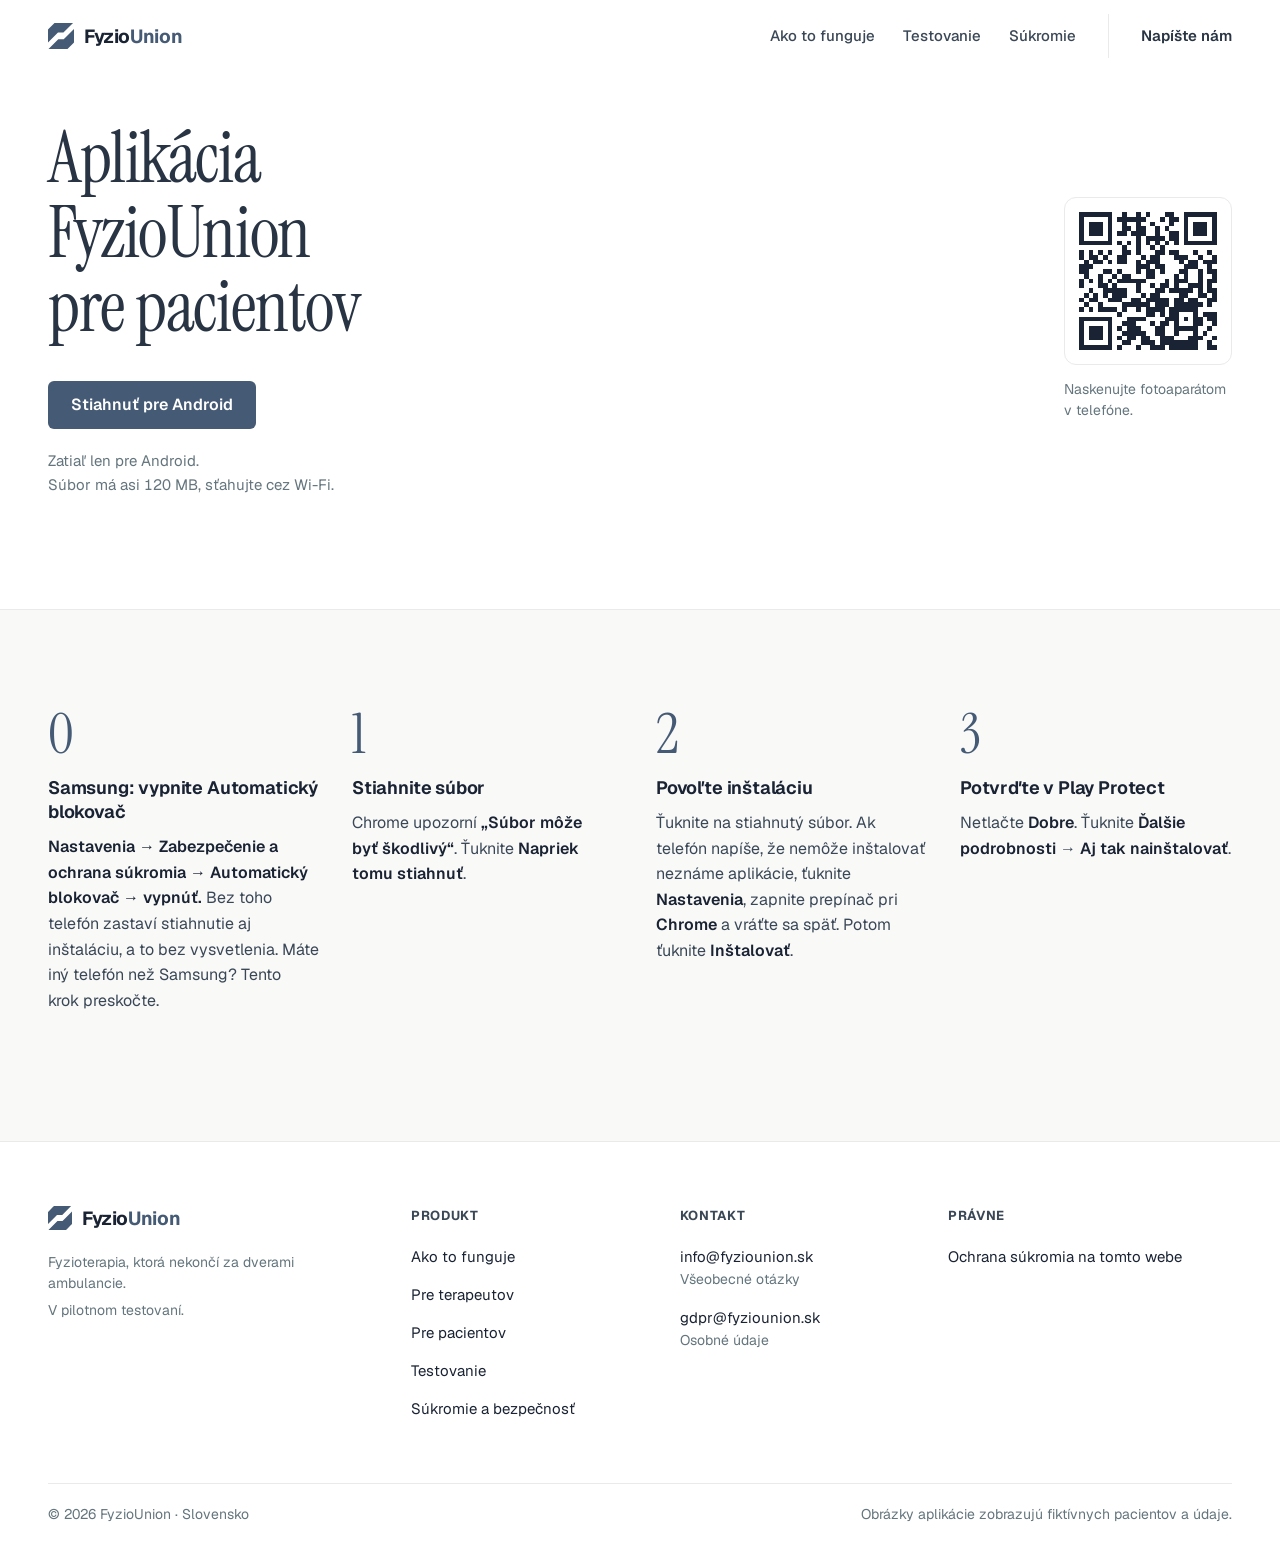
<file: aplikacia/index.html>
<!DOCTYPE html><html lang="sk"><head><meta charset="utf-8"><meta name="viewport" content="width=device-width, initial-scale=1"><meta http-equiv="Content-Security-Policy" content="default-src 'self'; img-src 'self' data:; font-src 'self'; style-src 'self'; script-src 'self'; connect-src 'self'; base-uri 'none'; form-action 'none'; object-src 'none'"><meta name="referrer" content="strict-origin-when-cross-origin"><title>Aplikácia FyzioUnion pre pacientov</title><meta name="description" content="Stiahnutie a inštalácia aplikácie FyzioUnion pre Android."><link rel="canonical" href="https://fyziounion.sk/aplikacia"><meta name="robots" content="noindex"><meta name="theme-color" content="#FFFFFF"><link rel="icon" href="/favicon.svg" type="image/svg+xml"><link rel="icon" href="/favicon-32.png" sizes="32x32" type="image/png"><link rel="apple-touch-icon" href="/apple-touch-icon.png"><link rel="preload" href="/fonts/instrument-serif-sk.woff2" as="font" type="font/woff2" crossorigin><meta property="og:type" content="website"><meta property="og:locale" content="sk_SK"><meta property="og:site_name" content="FyzioUnion"><meta property="og:title" content="FyzioUnion"><meta property="og:description" content="Stiahnutie a inštalácia aplikácie FyzioUnion pre Android."><meta property="og:url" content="https://fyziounion.sk/aplikacia"><meta property="og:image" content="https://fyziounion.sk/og.png"><meta property="og:image:width" content="1200"><meta property="og:image:height" content="630"><meta property="og:image:alt" content="FyzioUnion: Domáce cvičenie, ktoré vidíte aj vy. Telefón pacienta s dnešným plánom a web terapeuta s adherenciou a bolesťou."><meta name="twitter:card" content="summary_large_image"><script type="module" src="/js/reveal.js"></script><link rel="stylesheet" href="/_astro/Footer.DQ3fxw0t.css"><link rel="stylesheet" href="/_astro/aplikacia.Ckr-vXkq.css"></head><body><!--
      THESIS: Prvý pohľad ukazuje mechanizmus, nie náladu: web terapeuta a telefón pacienta s tým istým
      programom. Odmieta štandardné SaaS hero s vymysleným dashboardom, gradientom a 3D telefónom.
      OWN-WORLD: Klinický papier. Čistá biela, bridlica #455A74 len na akciách a značkách, atrament #1A2333,
      Instrument Serif pre h1/h2, Geist pre všetko ostatné, rámy 1px #EAEAEA, rádius 12/6 px, žiadne tiene nad 0.04.
      STORY: Fyzioterapeut z pozvánky pochopí, že zostaví program, pacient ho cvičí doma a on vidí plnenie a bolesť.
      Uverí, lebo vidí skutočné obrazovky. Napíše nám, že sa chce zapojiť do testovania.
      FIRST VIEWPORT: Jeden textový stĺpec vľavo: h1 v serife (80 px), podnadpis, bridlicové tlačidlo „Chcem sa zapojiť
      do testovania", odkaz „Ako to funguje" a riadok stavu. Pod tým na celú šírku telefón Petra (dnešný plán) vedľa okna
      webu W3 Pokrok Petra (adherencia + bolesť 30 dní), každý s popiskom pod sebou. Mobil: text, tlačidlo, telefón, výrez W3.
      FORM: Smer určený briefom (Build prompt 06, L5), concept-seed vynechaný so súhlasom (Zastávka 1). Seed key: brief-pinned.
      FINISH: unreviewed and undocumented is unfinished; this build ends with the finish review, the verdict, and DESIGN.md
    --><a class="skip-link" href="#obsah">Preskočiť na obsah</a><header class="site-header" data-astro-cid-nen7h5rs><div class="wrap bar" data-astro-cid-nen7h5rs><a href="/" class="home" aria-label="FyzioUnion, úvod" data-astro-cid-nen7h5rs><span class="logo" data-astro-cid-f7espo7c><svg width="26" height="26" viewBox="0 0 512 512" aria-hidden="true" focusable="false" data-astro-cid-f7espo7c><path fill="currentColor" d="M374.07 254.95l-65.05 65.05H201.93L9.94 512H384.6c49.75-49.75 77.65-77.65 127.4-127.4V117.02z" data-astro-cid-f7espo7c></path><path fill="currentColor" d="M192.05 193.92l4.56-4.56h107.08L493.05 0H127.4C77.65 49.75 49.75 77.65 0 127.4v258.56l113.01-113.01z" data-astro-cid-f7espo7c></path></svg><span class="word" data-astro-cid-f7espo7c>Fyzio<span data-astro-cid-f7espo7c>Union</span></span></span></a><nav aria-label="Hlavná navigácia" data-astro-cid-nen7h5rs><ul class="anchors" data-astro-cid-nen7h5rs><li data-astro-cid-nen7h5rs><a href="/#ako-to-funguje" data-astro-cid-nen7h5rs>Ako to funguje</a></li><li data-astro-cid-nen7h5rs><a href="/#testovanie" data-astro-cid-nen7h5rs>Testovanie</a></li><li data-astro-cid-nen7h5rs><a href="/#sukromie" data-astro-cid-nen7h5rs>Súkromie</a></li></ul><ul class="actions" data-astro-cid-nen7h5rs><li data-astro-cid-nen7h5rs><a class="text" href="mailto:info@fyziounion.sk" data-astro-cid-nen7h5rs>Napíšte nám</a></li></ul></nav></div></header><main id="obsah" data-astro-cid-htdrgns5><section class="wrap top" aria-labelledby="app-title" data-astro-cid-htdrgns5><div class="copy" data-astro-cid-htdrgns5><h1 id="app-title" data-astro-cid-htdrgns5>Aplikácia FyzioUnion pre pacientov</h1><div class="actions" data-astro-cid-htdrgns5><a class="btn btn-primary" href="https://fyziounion-app.b-cdn.net/FyzioUnion-030.apk" data-astro-cid-htdrgns5>Stiahnuť pre Android</a></div><p class="note" data-astro-cid-htdrgns5>Zatiaľ len pre Android.<br data-astro-cid-htdrgns5>Súbor má asi 120 MB, sťahujte cez Wi-Fi.</p></div><figure class="qr" data-astro-cid-htdrgns5><svg role="img" aria-label="QR kód na fyziounion.sk/aplikacia" xmlns="http://www.w3.org/2000/svg" viewBox="0 0 29 29" shape-rendering="crispEdges" data-astro-cid-htdrgns5><path fill="#ffffff" d="M0 0h29v29H0z" data-astro-cid-htdrgns5></path><path stroke="#1a2333" d="M0 0.5h7m2 0h1m2 0h1m1 0h1m3 0h2m2 0h7M0 1.5h1m5 0h1m1 0h6m3 0h1m1 0h2m1 0h1m5 0h1M0 2.5h1m1 0h3m1 0h1m2 0h1m2 0h1m2 0h1m3 0h1m2 0h1m1 0h3m1 0h1M0 3.5h1m1 0h3m1 0h1m2 0h2m1 0h2m2 0h1m1 0h1m3 0h1m1 0h3m1 0h1M0 4.5h1m1 0h3m1 0h1m1 0h2m1 0h3m2 0h1m2 0h2m1 0h1m1 0h3m1 0h1M0 5.5h1m5 0h1m5 0h1m1 0h4m1 0h2m1 0h1m5 0h1M0 6.5h7m1 0h1m1 0h1m1 0h1m1 0h1m1 0h1m1 0h1m1 0h1m1 0h7M9 7.5h1m2 0h1m2 0h1m1 0h1M0 8.5h1m1 0h1m1 0h1m1 0h1m2 0h2m1 0h1m3 0h2m1 0h2m3 0h1m2 0h1M0 9.5h1m1 0h2m1 0h1m2 0h2m3 0h1m1 0h2m3 0h3m2 0h1m2 0h1M1 10.5h1m1 0h2m1 0h1m1 0h2m2 0h1m1 0h3m4 0h1m1 0h2m1 0h3M0 11.5h3m9 0h3m1 0h2m4 0h3m2 0h1M0 12.5h2m3 0h2m1 0h1m3 0h1m1 0h2m1 0h1m3 0h2m2 0h1m1 0h2M1 13.5h1m2 0h1m2 0h1m1 0h2m3 0h2m4 0h1m1 0h1m2 0h1m2 0h1M0 14.5h1m1 0h1m1 0h1m1 0h1m1 0h6m4 0h1m1 0h3m2 0h1m1 0h2M0 15.5h1m3 0h2m1 0h1m4 0h1m2 0h1m1 0h2m1 0h1m2 0h3m1 0h1M2 16.5h1m2 0h5m2 0h1m3 0h2m1 0h5m1 0h1m1 0h2M1 17.5h1m1 0h1m1 0h1m1 0h3m3 0h1m1 0h2m4 0h2m2 0h2m1 0h1M0 18.5h1m1 0h2m2 0h3m2 0h2m1 0h5m1 0h2m1 0h2m2 0h2M1 19.5h1m2 0h1m4 0h6m1 0h3m1 0h6m1 0h1M0 20.5h1m1 0h1m1 0h4m1 0h1m2 0h1m1 0h4m1 0h6M8 21.5h1m5 0h2m1 0h1m1 0h2m3 0h1m1 0h3M0 22.5h7m3 0h4m4 0h3m1 0h1m1 0h2m1 0h2M0 23.5h1m5 0h1m2 0h3m3 0h1m1 0h2m1 0h1m3 0h2m2 0h1M0 24.5h1m1 0h3m1 0h1m1 0h1m1 0h3m3 0h2m2 0h5m2 0h1M0 25.5h1m1 0h3m1 0h1m2 0h5m2 0h2m2 0h1m3 0h1m1 0h1M0 26.5h1m1 0h3m1 0h1m1 0h1m1 0h2m1 0h2m2 0h3m3 0h3m2 0h1M0 27.5h1m5 0h1m2 0h2m2 0h3m1 0h8m2 0h1M0 28.5h7m1 0h1m3 0h1m2 0h3m1 0h6m2 0h2" data-astro-cid-htdrgns5></path></svg><figcaption data-astro-cid-htdrgns5>Naskenujte fotoaparátom v telefóne.</figcaption></figure></section><section class="steps-wrap" aria-label="Inštalácia" data-astro-cid-htdrgns5><ol class="wrap steps" data-astro-cid-htdrgns5><li data-astro-cid-htdrgns5><span class="num" aria-hidden="true" data-astro-cid-htdrgns5>0</span><h2 class="h3" data-astro-cid-htdrgns5>Samsung: vypnite Automatický blokovač</h2><p class="body" data-astro-cid-htdrgns5><strong data-astro-cid-htdrgns5>Nastavenia → Zabezpečenie a ochrana súkromia → Automatický blokovač → vypnúť.</strong> Bez toho telefón zastaví stiahnutie aj inštaláciu, a to bez vysvetlenia. Máte iný telefón než Samsung? Tento krok preskočte.</p></li><li data-astro-cid-htdrgns5><span class="num" aria-hidden="true" data-astro-cid-htdrgns5>1</span><h2 class="h3" data-astro-cid-htdrgns5>Stiahnite súbor</h2><p class="body" data-astro-cid-htdrgns5>Chrome upozorní <strong data-astro-cid-htdrgns5>„Súbor môže byť škodlivý“</strong>. Ťuknite <strong data-astro-cid-htdrgns5>Napriek tomu stiahnuť</strong>.</p></li><li data-astro-cid-htdrgns5><span class="num" aria-hidden="true" data-astro-cid-htdrgns5>2</span><h2 class="h3" data-astro-cid-htdrgns5>Povoľte inštaláciu</h2><p class="body" data-astro-cid-htdrgns5>Ťuknite na stiahnutý súbor. Ak telefón napíše, že nemôže inštalovať neznáme aplikácie, ťuknite <strong data-astro-cid-htdrgns5>Nastavenia</strong>, zapnite prepínač pri <strong data-astro-cid-htdrgns5>Chrome</strong> a vráťte sa späť. Potom ťuknite <strong data-astro-cid-htdrgns5>Inštalovať</strong>.</p></li><li data-astro-cid-htdrgns5><span class="num" aria-hidden="true" data-astro-cid-htdrgns5>3</span><h2 class="h3" data-astro-cid-htdrgns5>Potvrďte v Play Protect</h2><p class="body" data-astro-cid-htdrgns5>Netlačte <strong data-astro-cid-htdrgns5>Dobre</strong>. Ťuknite <strong data-astro-cid-htdrgns5>Ďalšie podrobnosti</strong> → <strong data-astro-cid-htdrgns5>Aj tak nainštalovať</strong>.</p></li></ol></section></main><footer class="footer" data-astro-cid-jo6i4kqk><div class="wrap" data-astro-cid-jo6i4kqk><div class="cols" data-astro-cid-jo6i4kqk><div class="brand" data-astro-cid-jo6i4kqk><span class="logo" data-astro-cid-f7espo7c><svg width="24" height="24" viewBox="0 0 512 512" aria-hidden="true" focusable="false" data-astro-cid-f7espo7c><path fill="currentColor" d="M374.07 254.95l-65.05 65.05H201.93L9.94 512H384.6c49.75-49.75 77.65-77.65 127.4-127.4V117.02z" data-astro-cid-f7espo7c></path><path fill="currentColor" d="M192.05 193.92l4.56-4.56h107.08L493.05 0H127.4C77.65 49.75 49.75 77.65 0 127.4v258.56l113.01-113.01z" data-astro-cid-f7espo7c></path></svg><span class="word" data-astro-cid-f7espo7c>Fyzio<span data-astro-cid-f7espo7c>Union</span></span></span><p class="small" data-astro-cid-jo6i4kqk>Fyzioterapia, ktorá nekončí za dverami ambulancie.</p><p class="small status" data-astro-cid-jo6i4kqk>V pilotnom testovaní.</p></div><nav aria-labelledby="f-product" data-astro-cid-jo6i4kqk><h2 id="f-product" data-astro-cid-jo6i4kqk>Produkt</h2><ul data-astro-cid-jo6i4kqk><li data-astro-cid-jo6i4kqk><a href="/#ako-to-funguje" data-astro-cid-jo6i4kqk>Ako to funguje</a></li><li data-astro-cid-jo6i4kqk><a href="/#pre-terapeutov" data-astro-cid-jo6i4kqk>Pre terapeutov</a></li><li data-astro-cid-jo6i4kqk><a href="/#pre-pacientov" data-astro-cid-jo6i4kqk>Pre pacientov</a></li><li data-astro-cid-jo6i4kqk><a href="/#testovanie" data-astro-cid-jo6i4kqk>Testovanie</a></li><li data-astro-cid-jo6i4kqk><a href="/#sukromie" data-astro-cid-jo6i4kqk>Súkromie a bezpečnosť</a></li></ul></nav><div data-astro-cid-jo6i4kqk><h2 data-astro-cid-jo6i4kqk>Kontakt</h2><ul data-astro-cid-jo6i4kqk><li data-astro-cid-jo6i4kqk><a href="mailto:info@fyziounion.sk" data-astro-cid-jo6i4kqk>info@fyziounion.sk</a><span class="small" data-astro-cid-jo6i4kqk>Všeobecné otázky</span></li><li data-astro-cid-jo6i4kqk><a href="mailto:gdpr@fyziounion.sk" data-astro-cid-jo6i4kqk>gdpr@fyziounion.sk</a><span class="small" data-astro-cid-jo6i4kqk>Osobné údaje</span></li></ul></div><nav aria-labelledby="f-legal" data-astro-cid-jo6i4kqk><h2 id="f-legal" data-astro-cid-jo6i4kqk>Právne</h2><ul data-astro-cid-jo6i4kqk><li data-astro-cid-jo6i4kqk><a href="/sukromie" data-astro-cid-jo6i4kqk>Ochrana súkromia na tomto webe</a></li></ul></nav></div><div class="bottom small" data-astro-cid-jo6i4kqk><p data-astro-cid-jo6i4kqk>© 2026 FyzioUnion · Slovensko</p><p data-astro-cid-jo6i4kqk>Obrázky aplikácie zobrazujú fiktívnych pacientov a údaje.</p></div></div></footer></body></html>
</file>
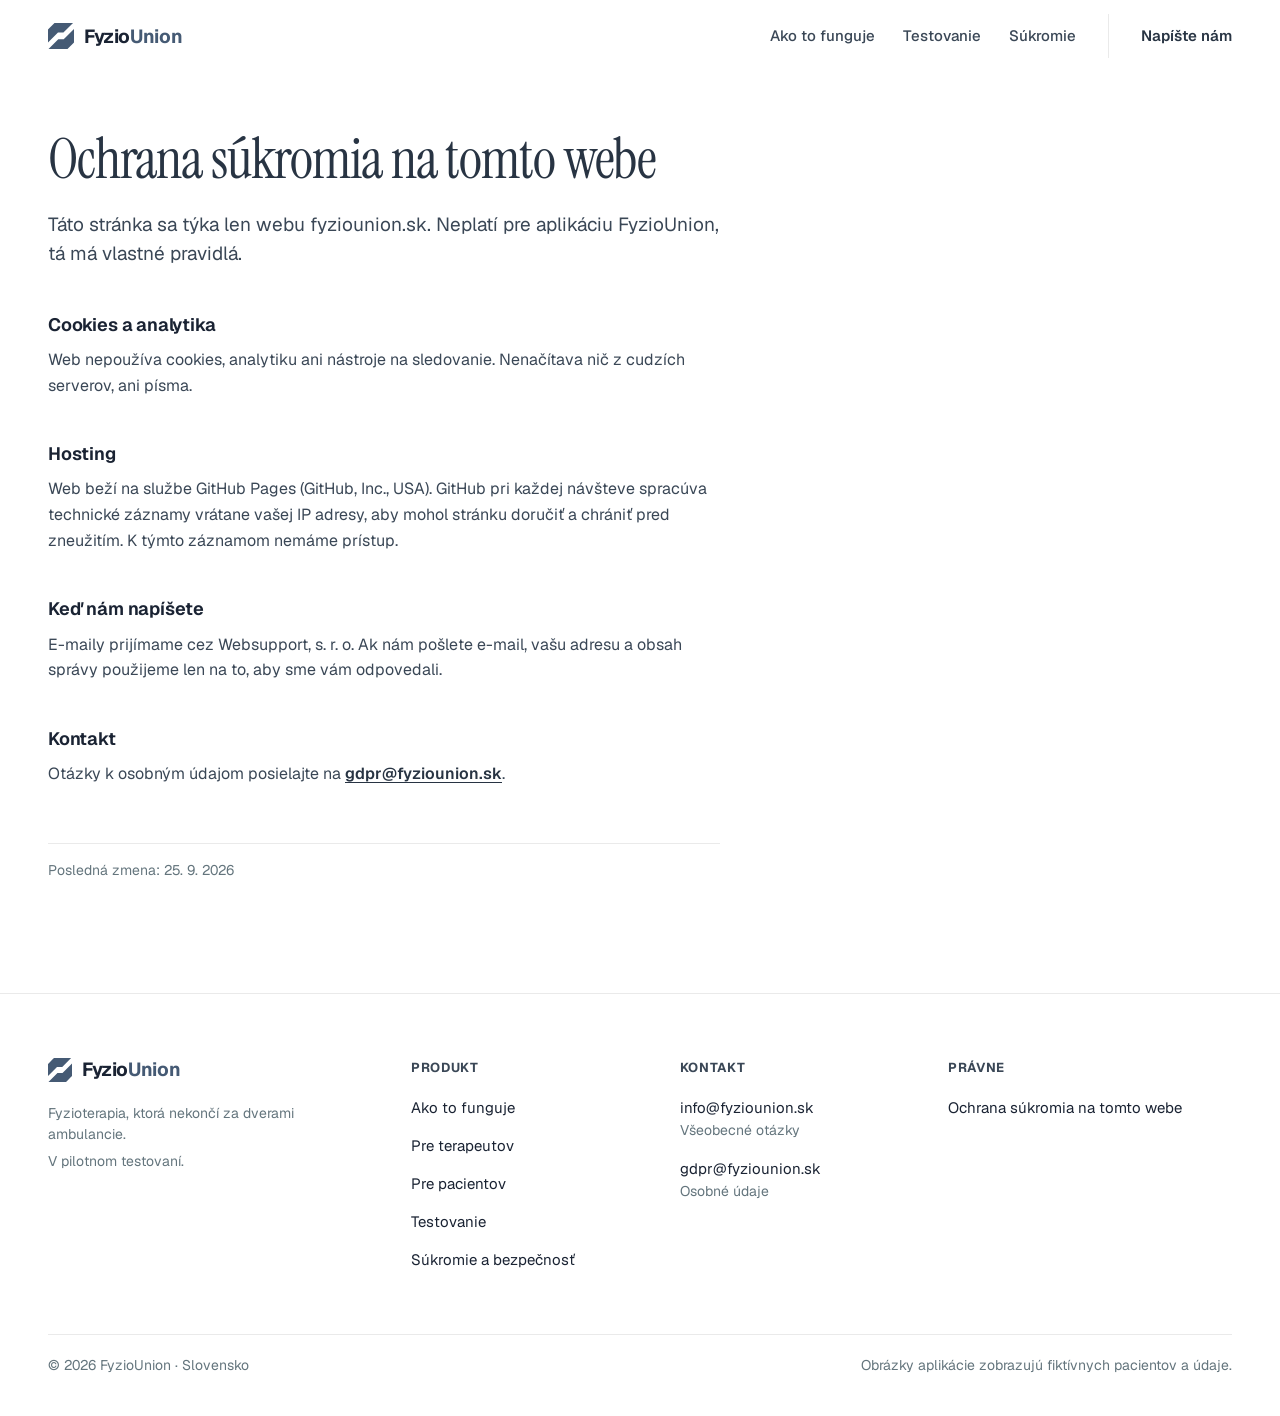
<file: sukromie/index.html>
<!DOCTYPE html><html lang="sk"><head><meta charset="utf-8"><meta name="viewport" content="width=device-width, initial-scale=1"><meta http-equiv="Content-Security-Policy" content="default-src 'self'; img-src 'self' data:; font-src 'self'; style-src 'self'; script-src 'self'; connect-src 'self'; base-uri 'none'; form-action 'none'; object-src 'none'"><meta name="referrer" content="strict-origin-when-cross-origin"><title>Ochrana súkromia na tomto webe · FyzioUnion</title><meta name="description" content="Web fyziounion.sk nepoužíva cookies ani analytiku. Čo spracúva hosting a čo sa deje s e-mailom, ktorý nám pošlete."><link rel="canonical" href="https://fyziounion.sk/sukromie"><meta name="robots" content="index, follow"><meta name="theme-color" content="#FFFFFF"><link rel="icon" href="/favicon.svg" type="image/svg+xml"><link rel="icon" href="/favicon-32.png" sizes="32x32" type="image/png"><link rel="apple-touch-icon" href="/apple-touch-icon.png"><link rel="preload" href="/fonts/instrument-serif-sk.woff2" as="font" type="font/woff2" crossorigin><meta property="og:type" content="website"><meta property="og:locale" content="sk_SK"><meta property="og:site_name" content="FyzioUnion"><meta property="og:title" content="FyzioUnion"><meta property="og:description" content="Web fyziounion.sk nepoužíva cookies ani analytiku. Čo spracúva hosting a čo sa deje s e-mailom, ktorý nám pošlete."><meta property="og:url" content="https://fyziounion.sk/sukromie"><meta property="og:image" content="https://fyziounion.sk/og.png"><meta property="og:image:width" content="1200"><meta property="og:image:height" content="630"><meta property="og:image:alt" content="FyzioUnion: Domáce cvičenie, ktoré vidíte aj vy. Telefón pacienta s dnešným plánom a web terapeuta s adherenciou a bolesťou."><meta name="twitter:card" content="summary_large_image"><script type="module" src="/js/reveal.js"></script><link rel="stylesheet" href="/_astro/Footer.DQ3fxw0t.css"><link rel="stylesheet" href="/_astro/sukromie.CJkOWUbj.css"></head><body><!--
      THESIS: Prvý pohľad ukazuje mechanizmus, nie náladu: web terapeuta a telefón pacienta s tým istým
      programom. Odmieta štandardné SaaS hero s vymysleným dashboardom, gradientom a 3D telefónom.
      OWN-WORLD: Klinický papier. Čistá biela, bridlica #455A74 len na akciách a značkách, atrament #1A2333,
      Instrument Serif pre h1/h2, Geist pre všetko ostatné, rámy 1px #EAEAEA, rádius 12/6 px, žiadne tiene nad 0.04.
      STORY: Fyzioterapeut z pozvánky pochopí, že zostaví program, pacient ho cvičí doma a on vidí plnenie a bolesť.
      Uverí, lebo vidí skutočné obrazovky. Napíše nám, že sa chce zapojiť do testovania.
      FIRST VIEWPORT: Jeden textový stĺpec vľavo: h1 v serife (80 px), podnadpis, bridlicové tlačidlo „Chcem sa zapojiť
      do testovania", odkaz „Ako to funguje" a riadok stavu. Pod tým na celú šírku telefón Petra (dnešný plán) vedľa okna
      webu W3 Pokrok Petra (adherencia + bolesť 30 dní), každý s popiskom pod sebou. Mobil: text, tlačidlo, telefón, výrez W3.
      FORM: Smer určený briefom (Build prompt 06, L5), concept-seed vynechaný so súhlasom (Zastávka 1). Seed key: brief-pinned.
      FINISH: unreviewed and undocumented is unfinished; this build ends with the finish review, the verdict, and DESIGN.md
    --><a class="skip-link" href="#obsah">Preskočiť na obsah</a><header class="site-header" data-astro-cid-nen7h5rs><div class="wrap bar" data-astro-cid-nen7h5rs><a href="/" class="home" aria-label="FyzioUnion, úvod" data-astro-cid-nen7h5rs><span class="logo" data-astro-cid-f7espo7c><svg width="26" height="26" viewBox="0 0 512 512" aria-hidden="true" focusable="false" data-astro-cid-f7espo7c><path fill="currentColor" d="M374.07 254.95l-65.05 65.05H201.93L9.94 512H384.6c49.75-49.75 77.65-77.65 127.4-127.4V117.02z" data-astro-cid-f7espo7c></path><path fill="currentColor" d="M192.05 193.92l4.56-4.56h107.08L493.05 0H127.4C77.65 49.75 49.75 77.65 0 127.4v258.56l113.01-113.01z" data-astro-cid-f7espo7c></path></svg><span class="word" data-astro-cid-f7espo7c>Fyzio<span data-astro-cid-f7espo7c>Union</span></span></span></a><nav aria-label="Hlavná navigácia" data-astro-cid-nen7h5rs><ul class="anchors" data-astro-cid-nen7h5rs><li data-astro-cid-nen7h5rs><a href="/#ako-to-funguje" data-astro-cid-nen7h5rs>Ako to funguje</a></li><li data-astro-cid-nen7h5rs><a href="/#testovanie" data-astro-cid-nen7h5rs>Testovanie</a></li><li data-astro-cid-nen7h5rs><a href="/#sukromie" data-astro-cid-nen7h5rs>Súkromie</a></li></ul><ul class="actions" data-astro-cid-nen7h5rs><li data-astro-cid-nen7h5rs><a class="text" href="mailto:info@fyziounion.sk" data-astro-cid-nen7h5rs>Napíšte nám</a></li></ul></nav></div></header><main id="obsah" class="wrap" data-astro-cid-4wbfuhrg><article class="doc" data-astro-cid-4wbfuhrg><h1 class="h2" data-astro-cid-4wbfuhrg>Ochrana súkromia na tomto webe</h1><p class="intro" data-astro-cid-4wbfuhrg>Táto stránka sa týka len webu fyziounion.sk. Neplatí pre aplikáciu FyzioUnion, tá má vlastné pravidlá.</p><h2 class="h3" data-astro-cid-4wbfuhrg>Cookies a analytika</h2><p class="body" data-astro-cid-4wbfuhrg>Web nepoužíva cookies, analytiku ani nástroje na sledovanie. Nenačítava nič z cudzích serverov, ani písma.</p><h2 class="h3" data-astro-cid-4wbfuhrg>Hosting</h2><p class="body" data-astro-cid-4wbfuhrg>Web beží na službe GitHub Pages (GitHub, Inc., USA). GitHub pri každej návšteve spracúva technické záznamy vrátane vašej IP adresy, aby mohol stránku doručiť a chrániť pred zneužitím. K týmto záznamom nemáme prístup.</p><h2 class="h3" data-astro-cid-4wbfuhrg>Keď nám napíšete</h2><p class="body" data-astro-cid-4wbfuhrg>E-maily prijímame cez Websupport, s. r. o. Ak nám pošlete <span class="nw" data-astro-cid-4wbfuhrg>e-mail</span>, vašu adresu a obsah správy použijeme len na to, aby sme vám odpovedali.</p><h2 class="h3" data-astro-cid-4wbfuhrg>Kontakt</h2><p class="body" data-astro-cid-4wbfuhrg>Otázky k osobným údajom posielajte na <a href="mailto:gdpr@fyziounion.sk" data-astro-cid-4wbfuhrg>gdpr@fyziounion.sk</a>.</p><p class="small updated" data-astro-cid-4wbfuhrg>Posledná zmena: 25. 9. 2026</p></article></main><footer class="footer" data-astro-cid-jo6i4kqk><div class="wrap" data-astro-cid-jo6i4kqk><div class="cols" data-astro-cid-jo6i4kqk><div class="brand" data-astro-cid-jo6i4kqk><span class="logo" data-astro-cid-f7espo7c><svg width="24" height="24" viewBox="0 0 512 512" aria-hidden="true" focusable="false" data-astro-cid-f7espo7c><path fill="currentColor" d="M374.07 254.95l-65.05 65.05H201.93L9.94 512H384.6c49.75-49.75 77.65-77.65 127.4-127.4V117.02z" data-astro-cid-f7espo7c></path><path fill="currentColor" d="M192.05 193.92l4.56-4.56h107.08L493.05 0H127.4C77.65 49.75 49.75 77.65 0 127.4v258.56l113.01-113.01z" data-astro-cid-f7espo7c></path></svg><span class="word" data-astro-cid-f7espo7c>Fyzio<span data-astro-cid-f7espo7c>Union</span></span></span><p class="small" data-astro-cid-jo6i4kqk>Fyzioterapia, ktorá nekončí za dverami ambulancie.</p><p class="small status" data-astro-cid-jo6i4kqk>V pilotnom testovaní.</p></div><nav aria-labelledby="f-product" data-astro-cid-jo6i4kqk><h2 id="f-product" data-astro-cid-jo6i4kqk>Produkt</h2><ul data-astro-cid-jo6i4kqk><li data-astro-cid-jo6i4kqk><a href="/#ako-to-funguje" data-astro-cid-jo6i4kqk>Ako to funguje</a></li><li data-astro-cid-jo6i4kqk><a href="/#pre-terapeutov" data-astro-cid-jo6i4kqk>Pre terapeutov</a></li><li data-astro-cid-jo6i4kqk><a href="/#pre-pacientov" data-astro-cid-jo6i4kqk>Pre pacientov</a></li><li data-astro-cid-jo6i4kqk><a href="/#testovanie" data-astro-cid-jo6i4kqk>Testovanie</a></li><li data-astro-cid-jo6i4kqk><a href="/#sukromie" data-astro-cid-jo6i4kqk>Súkromie a bezpečnosť</a></li></ul></nav><div data-astro-cid-jo6i4kqk><h2 data-astro-cid-jo6i4kqk>Kontakt</h2><ul data-astro-cid-jo6i4kqk><li data-astro-cid-jo6i4kqk><a href="mailto:info@fyziounion.sk" data-astro-cid-jo6i4kqk>info@fyziounion.sk</a><span class="small" data-astro-cid-jo6i4kqk>Všeobecné otázky</span></li><li data-astro-cid-jo6i4kqk><a href="mailto:gdpr@fyziounion.sk" data-astro-cid-jo6i4kqk>gdpr@fyziounion.sk</a><span class="small" data-astro-cid-jo6i4kqk>Osobné údaje</span></li></ul></div><nav aria-labelledby="f-legal" data-astro-cid-jo6i4kqk><h2 id="f-legal" data-astro-cid-jo6i4kqk>Právne</h2><ul data-astro-cid-jo6i4kqk><li data-astro-cid-jo6i4kqk><a href="/sukromie" data-astro-cid-jo6i4kqk>Ochrana súkromia na tomto webe</a></li></ul></nav></div><div class="bottom small" data-astro-cid-jo6i4kqk><p data-astro-cid-jo6i4kqk>© 2026 FyzioUnion · Slovensko</p><p data-astro-cid-jo6i4kqk>Obrázky aplikácie zobrazujú fiktívnych pacientov a údaje.</p></div></div></footer></body></html>
</file>
<file: _astro/Footer.DQ3fxw0t.css>
@font-face{font-family:Instrument Serif;src:url(/fonts/instrument-serif-sk.woff2)format("woff2");font-weight:400;font-style:normal;font-display:swap}@font-face{font-family:Geist Variable;src:url(/fonts/geist-latin-wght-normal.woff2)format("woff2-variations");font-weight:100 900;font-style:normal;font-display:swap;unicode-range:U+??,U+131,U+152-153,U+2BB-2BC,U+2C6,U+2DA,U+2DC,U+304,U+308,U+329,U+2000-206F,U+20AC,U+2122,U+2191,U+2193,U+2212,U+2215,U+FEFF,U+FFFD}@font-face{font-family:Geist Variable;src:url(/fonts/geist-latin-ext-wght-normal.woff2)format("woff2-variations");font-weight:100 900;font-style:normal;font-display:swap;unicode-range:U+100-2BA,U+2BD-2C5,U+2C7-2CC,U+2CE-2D7,U+2DD-2FF,U+1D00-1DBF,U+1E00-1E9F,U+1EF2-1EFF,U+2020,U+20A0-20AB,U+20AD-20C0,U+2113,U+2C60-2C7F,U+A720-A7FF}:root{--white:#fff;--slate:#455a74;--slate-hover:#38495e;--slate-press:#2b384a;--slate-soft:#e9edf3;--slate-deep:#283443;--ink:#1a2333;--ink-soft:#3a4756;--muted:#64757d;--border:#eaeaea;--border-2:#d3dbe0;--raise:#eef2f5;--surface:#f9f9f8;--warning-bg:#fbf3db;--warning-text:#956400;--font-sans:"Geist Variable", -apple-system, "Segoe UI", sans-serif;--font-serif:"Instrument Serif", Georgia, serif;--ease-out:cubic-bezier(.16, 1, .3, 1);--gutter:16px;--max:1200px}@media (width>=768px){:root{--gutter:32px}}@media (width>=1200px){:root{--gutter:48px}}*,:before,:after{box-sizing:border-box}html{-webkit-text-size-adjust:100%;text-size-adjust:100%;scroll-behavior:smooth;scroll-padding-top:88px}@media (prefers-reduced-motion:reduce){html{scroll-behavior:auto}}body{background:var(--white);color:var(--ink);font-family:var(--font-sans);-webkit-font-smoothing:antialiased;font-variant-numeric:tabular-nums;margin:0;font-size:1rem;line-height:1.6;overflow-x:clip}img,svg{max-width:100%;display:block}h1,h2,h3,p{margin:0}a{color:inherit;text-underline-offset:.2em;text-decoration-thickness:1px}::selection{background:var(--slate-soft);color:var(--slate-deep)}:focus-visible{outline:2px solid var(--slate);outline-offset:3px;border-radius:4px}.wrap{width:100%;max-width:calc(var(--max) + 2 * var(--gutter));padding-inline:var(--gutter);margin-inline:auto}.skip-link{left:var(--gutter);z-index:100;background:var(--white);color:var(--slate-deep);border:1px solid var(--border-2);border-radius:6px;padding:10px 14px;font-weight:600;position:absolute;top:8px;transform:translateY(-160%)}.skip-link:focus-visible{transform:none}.btn{min-height:48px;font:600 1rem/1.2 var(--font-sans);transition:transform .16s var(--ease-out), background-color .16s var(--ease-out);border:1px solid #0000;border-radius:6px;justify-content:center;align-items:center;gap:8px;padding:0 22px;text-decoration:none;display:inline-flex}.btn-primary{background:var(--slate);color:var(--white)}.btn-primary:active{background:var(--slate-press);transform:scale(.97)}@media (hover:hover) and (pointer:fine){.btn-primary:hover{background:var(--slate-hover)}}.btn-small{min-height:44px;padding:0 16px;font-size:.9375rem}.btn-secondary{background:var(--white);border-color:var(--slate);color:var(--slate-deep)}.btn-secondary:active{background:var(--slate-soft);transform:scale(.97)}@media (hover:hover) and (pointer:fine){.btn-secondary:hover{background:var(--slate-soft)}}.btn svg{flex:none;width:16px;height:16px}.link{min-height:44px;color:var(--slate-deep);align-items:center;gap:6px;font-weight:600;text-decoration:none;display:inline-flex}.link span{text-decoration:underline;text-decoration-color:var(--border-2);text-underline-offset:.25em}@media (hover:hover) and (pointer:fine){.link:hover span{text-decoration-color:currentColor}}.link svg{flex:none;width:16px;height:16px}.badge{background:var(--warning-bg);color:var(--warning-text);letter-spacing:.05em;text-transform:uppercase;white-space:nowrap;border-radius:9999px;align-items:center;padding:2px 9px;font-size:.6875rem;font-weight:700;line-height:1.6;display:inline-flex}@media (prefers-reduced-motion:reduce){*,:before,:after{transition:none!important;animation:none!important}}.section{padding-block:96px}@media (width>=900px){.section{padding-block:128px}}.section-tint{background:var(--surface)}.section-head{max-width:40rem;margin-bottom:48px}@media (width>=900px){.section-head{margin-bottom:64px}}.h2{font-family:var(--font-serif);letter-spacing:-.02em;color:var(--slate-deep);text-wrap:balance;font-size:clamp(2.375rem,4.4vw,3.625rem);font-weight:400;line-height:1.08}.section-head p{color:var(--ink-soft);text-wrap:pretty;margin-top:18px;font-size:1.125rem;line-height:1.6}.h3{letter-spacing:-.01em;color:var(--ink);font-size:1.125rem;font-weight:650;line-height:1.35}.body{color:var(--ink-soft);text-wrap:pretty;font-size:1rem;line-height:1.6}.small{color:var(--muted);font-size:.875rem;line-height:1.5}.js [data-reveal]:not(.is-in){opacity:0;transform:translateY(12px)}.js [data-reveal]{transition:opacity .6s var(--ease-out), transform .6s var(--ease-out);transition-delay:calc(var(--i,0) * 80ms)}.nw{white-space:nowrap}.logo[data-astro-cid-f7espo7c]{color:var(--slate);align-items:center;gap:10px;display:inline-flex}.word[data-astro-cid-f7espo7c]{font:700 1.1875rem/1 var(--font-sans);letter-spacing:-.02em;color:var(--ink)}.word[data-astro-cid-f7espo7c] span[data-astro-cid-f7espo7c]{color:var(--slate)}.site-header[data-astro-cid-nen7h5rs]{z-index:20;background:var(--white);border-bottom:1px solid #0000;position:sticky;top:0}.bar[data-astro-cid-nen7h5rs]{justify-content:space-between;align-items:center;gap:24px;min-height:72px;display:flex}.home[data-astro-cid-nen7h5rs]{border-radius:6px;align-items:center;min-height:44px;text-decoration:none;display:inline-flex}nav[data-astro-cid-nen7h5rs]{align-items:center;gap:32px;display:flex}ul[data-astro-cid-nen7h5rs]{align-items:center;gap:28px;margin:0;padding:0;list-style:none;display:flex}nav[data-astro-cid-nen7h5rs] a[data-astro-cid-nen7h5rs]:not(.btn){min-height:44px;color:var(--ink-soft);align-items:center;font-size:.9375rem;font-weight:500;text-decoration:none;display:inline-flex}@media (hover:hover) and (pointer:fine){nav[data-astro-cid-nen7h5rs] a[data-astro-cid-nen7h5rs]:not(.btn):hover{color:var(--ink);text-decoration:underline;text-decoration-color:var(--border-2)}}.actions[data-astro-cid-nen7h5rs]{gap:20px}.actions[data-astro-cid-nen7h5rs] .text[data-astro-cid-nen7h5rs]{color:var(--slate-deep);font-weight:600}.anchors[data-astro-cid-nen7h5rs]+.actions[data-astro-cid-nen7h5rs]{border-left:1px solid var(--border);padding-left:32px}@media (width<=899px){.anchors[data-astro-cid-nen7h5rs]{display:none}.anchors[data-astro-cid-nen7h5rs]+.actions[data-astro-cid-nen7h5rs]{border-left:0;padding-left:0}}@media (width<=479px){.actions[data-astro-cid-nen7h5rs]{gap:14px}.actions[data-astro-cid-nen7h5rs]:has(.register) li[data-astro-cid-nen7h5rs]:not(.register){display:none}}.footer[data-astro-cid-jo6i4kqk]{border-top:1px solid var(--border);padding-block:64px 40px}.cols[data-astro-cid-jo6i4kqk]{gap:40px;display:grid}.brand[data-astro-cid-jo6i4kqk] .small[data-astro-cid-jo6i4kqk]{max-width:18rem;margin-top:14px}.brand[data-astro-cid-jo6i4kqk] .status[data-astro-cid-jo6i4kqk]{margin-top:6px}h2[data-astro-cid-jo6i4kqk]{letter-spacing:.05em;text-transform:uppercase;color:var(--ink-soft);margin:0 0 12px;font-size:.8125rem;font-weight:700}ul[data-astro-cid-jo6i4kqk]{gap:2px;margin:0;padding:0;list-style:none;display:grid}li[data-astro-cid-jo6i4kqk]{display:grid}a[data-astro-cid-jo6i4kqk]{min-height:36px;color:var(--ink);align-items:center;width:fit-content;font-size:.9375rem;text-decoration:none;display:inline-flex}@media (hover:hover) and (pointer:fine){a[data-astro-cid-jo6i4kqk]:hover{text-decoration:underline;text-decoration-color:var(--border-2)}}li[data-astro-cid-jo6i4kqk] .small[data-astro-cid-jo6i4kqk]{margin-top:-6px;margin-bottom:8px}.bottom[data-astro-cid-jo6i4kqk]{border-top:1px solid var(--border);flex-wrap:wrap;justify-content:space-between;gap:8px 24px;margin-top:56px;padding-top:20px;display:flex}@media (pointer:coarse){a[data-astro-cid-jo6i4kqk]{min-height:44px}}@media (width>=900px){.cols[data-astro-cid-jo6i4kqk]{grid-template-columns:1.4fr 1fr 1fr 1.2fr;gap:32px}}
</file>
<file: _astro/index.Cf261BIN.css>
.phone[data-astro-cid-gqlnkb4g]{background:var(--raise);border:1px solid var(--border-2);border-radius:30px;padding:7px;box-shadow:0 2px 8px #0000000a;container-type:inline-size}.phone[data-astro-cid-gqlnkb4g] img{border-radius:0 0 23px 23px;width:100%;height:auto}.statusbar[data-astro-cid-gqlnkb4g]{background:var(--white);color:var(--ink);border-radius:23px 23px 0 0;justify-content:space-between;align-items:center;padding:4.6cqw 7cqw 1.4cqw;font-size:4.2cqw;font-weight:600;line-height:1;display:flex}.sys[data-astro-cid-gqlnkb4g]{gap:1.6cqw;display:flex}.sys[data-astro-cid-gqlnkb4g] svg{width:4.6cqw;height:4.6cqw}.hero[data-astro-cid-ge2uvauf]{padding-block:32px 88px}.grid[data-astro-cid-ge2uvauf]{grid-template-columns:minmax(0,1fr);gap:56px;display:grid}@media (width>=900px){.hero[data-astro-cid-ge2uvauf]{padding-block:48px 112px}.grid[data-astro-cid-ge2uvauf]{gap:56px}.copy[data-astro-cid-ge2uvauf] h1[data-astro-cid-ge2uvauf]{max-width:none}.lead[data-astro-cid-ge2uvauf]{max-width:36em}.actions[data-astro-cid-ge2uvauf]{margin-top:32px}.survey[data-astro-cid-ge2uvauf]{padding:20px 24px}.intro[data-astro-cid-ge2uvauf] .status[data-astro-cid-ge2uvauf]{border-top:0;margin-top:20px;padding-top:0}}h1[data-astro-cid-ge2uvauf]{font-family:var(--font-serif);letter-spacing:-.02em;color:var(--slate-deep);text-wrap:balance;max-width:10ch;font-size:clamp(2.875rem,5.6vw,5rem);font-weight:400;line-height:1.04}.lead[data-astro-cid-ge2uvauf]{max-width:30em;color:var(--ink-soft);text-wrap:pretty;margin-top:24px;font-size:1.1875rem;line-height:1.55}.actions[data-astro-cid-ge2uvauf]{flex-wrap:wrap;align-items:center;gap:12px 24px;margin-top:36px;display:flex}.signin[data-astro-cid-ge2uvauf]{color:var(--muted);margin-top:16px;font-size:.9375rem}.signin[data-astro-cid-ge2uvauf] a[data-astro-cid-ge2uvauf]{color:var(--slate-deep);font-weight:600}.status[data-astro-cid-ge2uvauf]{border-top:1px solid var(--border);max-width:30em;color:var(--muted);margin-top:32px;padding-top:16px;font-size:.875rem;line-height:1.5}.survey[data-astro-cid-ge2uvauf]{background:var(--surface);border:1px solid var(--border-2);border-radius:12px;flex-wrap:wrap;align-items:center;gap:16px 32px;max-width:46rem;margin-top:24px;padding:20px;display:flex}.survey[data-astro-cid-ge2uvauf]>div[data-astro-cid-ge2uvauf]{flex:20rem;min-width:0}.survey-title[data-astro-cid-ge2uvauf]{letter-spacing:-.01em;color:var(--slate-deep);font-size:1.125rem;font-weight:650;line-height:1.35}.survey-text[data-astro-cid-ge2uvauf]{color:var(--ink-soft);text-wrap:pretty;margin-top:4px;font-size:.9375rem;line-height:1.5}@media (width<=479px){.actions[data-astro-cid-ge2uvauf] .btn[data-astro-cid-ge2uvauf],.survey[data-astro-cid-ge2uvauf] .btn[data-astro-cid-ge2uvauf]{width:100%}}.stage[data-astro-cid-ge2uvauf]{grid-template-columns:repeat(12,minmax(0,1fr));align-items:start;gap:40px 0;display:grid}figure[data-astro-cid-ge2uvauf]{margin:0}figcaption[data-astro-cid-ge2uvauf]{color:var(--muted);text-wrap:pretty;margin-top:14px;font-size:.875rem;line-height:1.5}figcaption[data-astro-cid-ge2uvauf] strong[data-astro-cid-ge2uvauf]{color:var(--ink-soft);font-weight:600}.fig-phone[data-astro-cid-ge2uvauf]{grid-column:2/12}.fig-web[data-astro-cid-ge2uvauf]{grid-column:1/13}.window[data-astro-cid-ge2uvauf]{background:var(--white);border:1px solid var(--border);border-radius:12px;overflow:hidden;box-shadow:0 2px 8px #0000000a}.chrome[data-astro-cid-ge2uvauf]{border-bottom:1px solid var(--border);align-items:center;gap:6px;height:28px;padding-inline:12px;display:flex}.chrome[data-astro-cid-ge2uvauf] i[data-astro-cid-ge2uvauf]{background:#e2e5e8;border-radius:50%;width:9px;height:9px}.window[data-astro-cid-ge2uvauf] picture{padding:12px;display:block}.window[data-astro-cid-ge2uvauf] img{width:100%;height:auto}@media (width>=600px) and (width<=899px){.fig-phone[data-astro-cid-ge2uvauf]{grid-column:3/11}}@media (width>=900px){.stage[data-astro-cid-ge2uvauf]{column-gap:32px}.fig-phone[data-astro-cid-ge2uvauf]{grid-column:1/4}.fig-web[data-astro-cid-ge2uvauf]{grid-column:4/13}.window[data-astro-cid-ge2uvauf] picture{padding:0}figcaption[data-astro-cid-ge2uvauf]{padding-inline:4px}}@media (prefers-reduced-motion:no-preference){.fig-phone[data-astro-cid-ge2uvauf] .phone{animation:rise .7s var(--ease-out) 80ms both}figcaption[data-astro-cid-ge2uvauf]{animation:fade .5s var(--ease-out) .42s both}}@keyframes rise{0%{opacity:0;transform:translateY(16px)}}@keyframes fade{0%{opacity:0}}.shot[data-astro-cid-u7xbst2f]{background:var(--white);border:1px solid var(--border);border-radius:12px;overflow:hidden;box-shadow:0 2px 8px #0000000a}.bare[data-astro-cid-u7xbst2f]{box-shadow:none;border-radius:8px}.chrome[data-astro-cid-u7xbst2f]{border-bottom:1px solid var(--border);align-items:center;gap:6px;height:26px;padding-inline:12px;display:flex}.chrome[data-astro-cid-u7xbst2f] i[data-astro-cid-u7xbst2f]{background:#e2e5e8;border-radius:50%;width:8px;height:8px}.shot[data-astro-cid-u7xbst2f] img{width:100%;height:auto}.steps[data-astro-cid-l43jfdkk]{gap:72px;margin:0;padding:0;list-style:none;display:grid}.step[data-astro-cid-l43jfdkk]{gap:28px;display:grid}.num[data-astro-cid-l43jfdkk]{font-family:var(--font-serif);color:var(--slate);margin-bottom:14px;font-size:3.5rem;line-height:1;display:block}.text[data-astro-cid-l43jfdkk] .body[data-astro-cid-l43jfdkk]{max-width:34em;margin-top:10px}.visual-phone[data-astro-cid-l43jfdkk]{width:100%;max-width:280px;margin-inline:auto}@media (width>=900px){.step[data-astro-cid-l43jfdkk]{grid-template-columns:repeat(12,minmax(0,1fr));align-items:center;column-gap:32px}.text[data-astro-cid-l43jfdkk]{grid-column:1/5}.visual[data-astro-cid-l43jfdkk]{grid-column:6/13}.visual-phone[data-astro-cid-l43jfdkk]{grid-column:7/10;max-width:none;margin-inline:0}.steps[data-astro-cid-l43jfdkk]{gap:0}.step[data-astro-cid-l43jfdkk]{padding-block:72px}.step[data-astro-cid-l43jfdkk]:first-child{padding-top:0}.step[data-astro-cid-l43jfdkk]:last-child{padding-bottom:0}.step[data-astro-cid-l43jfdkk]+.step[data-astro-cid-l43jfdkk]{border-top:1px solid var(--border)}}.bento[data-astro-cid-cognygiv]{gap:16px;display:grid}.cell[data-astro-cid-cognygiv]{border:1px solid var(--border);background:var(--white);border-radius:12px;flex-direction:column;gap:10px;padding:28px;display:flex;overflow:hidden}.cell[data-astro-cid-cognygiv] .sub[data-astro-cid-cognygiv]{margin-top:4px}.cell[data-astro-cid-cognygiv] .sub[data-astro-cid-cognygiv] strong[data-astro-cid-cognygiv]{color:var(--ink);font-weight:600}.cell[data-astro-cid-cognygiv] .badge[data-astro-cid-cognygiv]{vertical-align:2px;margin-left:4px}.cell[data-astro-cid-cognygiv] .img{border:0;margin-top:auto;padding-top:18px}.cell[data-astro-cid-cognygiv] .img img{border:1px solid var(--border);border-radius:8px}@media (width>=900px){.bento[data-astro-cid-cognygiv]{grid-template-columns:repeat(12,minmax(0,1fr));gap:20px}.cell[data-astro-cid-cognygiv]{padding:36px}.c-library[data-astro-cid-cognygiv]{grid-area:1/1/3/8}.c-editor[data-astro-cid-cognygiv]{grid-area:1/8/auto/13}.c-checkin[data-astro-cid-cognygiv]{grid-area:2/8/auto/13}.c-schedule[data-astro-cid-cognygiv]{grid-area:3/1/auto/7}.c-individual[data-astro-cid-cognygiv]{grid-area:3/7/auto/13}.c-checkin[data-astro-cid-cognygiv] .img img{object-fit:cover;object-position:top;max-height:260px}}.more[data-astro-cid-cognygiv]{margin-top:28px}.more[data-astro-cid-cognygiv] strong[data-astro-cid-cognygiv]{color:var(--ink);font-weight:600}.patient[data-astro-cid-cognygiv]{gap:48px;display:grid}.patient-phone[data-astro-cid-cognygiv]{width:100%;max-width:300px;margin-inline:auto}.lead[data-astro-cid-cognygiv]{max-width:32em;margin-top:20px;font-size:1.125rem}.stores[data-astro-cid-cognygiv]{border-top:1px solid var(--border);max-width:26rem;margin:32px 0 0;padding:0;list-style:none}.stores[data-astro-cid-cognygiv] li[data-astro-cid-cognygiv]{border-bottom:1px solid var(--border);min-height:52px;color:var(--ink);justify-content:space-between;align-items:center;gap:16px;font-weight:600;display:flex}.stores[data-astro-cid-cognygiv] .small[data-astro-cid-cognygiv]{font-weight:400}@media (width>=900px){.patient[data-astro-cid-cognygiv]{grid-template-columns:repeat(12,minmax(0,1fr));align-items:center;column-gap:32px}.patient-phone[data-astro-cid-cognygiv]{grid-column:2/5;max-width:none;margin-inline:0}.patient-text[data-astro-cid-cognygiv]{grid-column:6/12}}.qa[data-astro-cid-aecmzsna]{border-top:1px solid var(--border-2);margin:0}.row[data-astro-cid-aecmzsna]{border-bottom:1px solid var(--border);gap:8px;padding-block:24px;display:grid}dd[data-astro-cid-aecmzsna]{max-width:40em;margin:0}dd[data-astro-cid-aecmzsna] p[data-astro-cid-aecmzsna]+p[data-astro-cid-aecmzsna]{margin-top:10px}.inline-soon[data-astro-cid-aecmzsna]{align-items:center;gap:10px;display:flex}.limits[data-astro-cid-aecmzsna]{margin:0;padding-left:1.1em}.limits[data-astro-cid-aecmzsna] li[data-astro-cid-aecmzsna]+li[data-astro-cid-aecmzsna]{margin-top:6px}.limits[data-astro-cid-aecmzsna] .badge[data-astro-cid-aecmzsna]{vertical-align:1px;margin-left:6px}.cta[data-astro-cid-aecmzsna]{flex-wrap:wrap;align-items:center;gap:12px 24px;margin-top:48px;display:flex}@media (width>=900px){.row[data-astro-cid-aecmzsna]{grid-template-columns:repeat(12,minmax(0,1fr));column-gap:32px;padding-block:28px}dt[data-astro-cid-aecmzsna]{grid-column:1/5}dd[data-astro-cid-aecmzsna]{grid-column:5/12}}@media (width<=479px){.cta[data-astro-cid-aecmzsna] .btn[data-astro-cid-aecmzsna]{width:100%}}.facts[data-astro-cid-cobwjqwb]{border-top:1px solid var(--border);gap:0;margin:0;padding:0;list-style:none;display:grid}.facts[data-astro-cid-cobwjqwb] li[data-astro-cid-cobwjqwb]{border-bottom:1px solid var(--border);grid-template-columns:24px 1fr;gap:16px;padding-block:22px;display:grid}.facts[data-astro-cid-cobwjqwb] .ico{width:22px;height:22px;color:var(--slate);margin-top:2px}.facts[data-astro-cid-cobwjqwb] strong[data-astro-cid-cobwjqwb]{color:var(--ink);font-weight:600}@media (width>=900px){.facts[data-astro-cid-cobwjqwb]{grid-template-columns:1fr 1fr;column-gap:48px}.facts[data-astro-cid-cobwjqwb] li[data-astro-cid-cobwjqwb]{padding-block:26px}}.closing[data-astro-cid-2rl6qrpo]{padding-top:0}.box[data-astro-cid-2rl6qrpo]{border-top:1px solid var(--border-2);max-width:44rem;padding-top:96px}.box[data-astro-cid-2rl6qrpo] .body[data-astro-cid-2rl6qrpo]{max-width:32em;margin-top:18px;font-size:1.125rem}.actions[data-astro-cid-2rl6qrpo]{flex-wrap:wrap;align-items:center;gap:12px 24px;margin-top:32px;display:flex}@media (width<=479px){.actions[data-astro-cid-2rl6qrpo] .btn[data-astro-cid-2rl6qrpo]{width:100%}}
</file>
<file: _astro/aplikacia.Ckr-vXkq.css>
.top[data-astro-cid-htdrgns5]{gap:40px;padding-block:32px 72px;display:grid}h1[data-astro-cid-htdrgns5]{font-family:var(--font-serif);letter-spacing:-.02em;color:var(--slate-deep);text-wrap:balance;max-width:12ch;font-size:clamp(2.875rem,5.6vw,5rem);font-weight:400;line-height:1.04}.actions[data-astro-cid-htdrgns5]{margin-top:36px}.note[data-astro-cid-htdrgns5]{color:var(--muted);margin-top:20px;font-size:.9375rem;line-height:1.6}@media (width<=479px){.actions[data-astro-cid-htdrgns5] .btn[data-astro-cid-htdrgns5]{width:100%}}.qr[data-astro-cid-htdrgns5]{margin:0;display:none}.qr[data-astro-cid-htdrgns5] svg[data-astro-cid-htdrgns5]{background:var(--white);border:1px solid var(--border);border-radius:12px;width:168px;height:168px;padding:14px}.qr[data-astro-cid-htdrgns5] figcaption[data-astro-cid-htdrgns5]{max-width:168px;color:var(--muted);margin-top:14px;font-size:.875rem;line-height:1.5}@media (width>=768px){.top[data-astro-cid-htdrgns5]{grid-template-columns:minmax(0,1fr) auto;align-items:center}.qr[data-astro-cid-htdrgns5]{display:block}}@media (width>=900px){.top[data-astro-cid-htdrgns5]{padding-block:48px 112px}}.steps-wrap[data-astro-cid-htdrgns5]{background:var(--surface);border-top:1px solid var(--border);padding-block:72px 96px}.steps[data-astro-cid-htdrgns5]{gap:40px;margin-block:0;list-style:none;display:grid}.steps[data-astro-cid-htdrgns5] li[data-astro-cid-htdrgns5]+li[data-astro-cid-htdrgns5]{border-top:1px solid var(--border);padding-top:40px}.num[data-astro-cid-htdrgns5]{font-family:var(--font-serif);color:var(--slate);margin-bottom:14px;font-size:3.5rem;line-height:1;display:block}.steps[data-astro-cid-htdrgns5] .body[data-astro-cid-htdrgns5]{max-width:34em;margin-top:10px}.steps[data-astro-cid-htdrgns5] strong[data-astro-cid-htdrgns5]{color:var(--ink);font-weight:600}@media (width>=900px){.steps-wrap[data-astro-cid-htdrgns5]{padding-block:96px 128px}.steps[data-astro-cid-htdrgns5]{grid-template-columns:repeat(4,minmax(0,1fr));column-gap:32px}.steps[data-astro-cid-htdrgns5] li[data-astro-cid-htdrgns5]+li[data-astro-cid-htdrgns5]{border-top:0;padding-top:0}}
</file>
<file: _astro/sukromie.CJkOWUbj.css>
.doc[data-astro-cid-4wbfuhrg]{max-width:42rem;padding-block:56px 112px}.intro[data-astro-cid-4wbfuhrg]{color:var(--ink-soft);margin-top:20px;font-size:1.1875rem;line-height:1.55}.doc[data-astro-cid-4wbfuhrg] .h3[data-astro-cid-4wbfuhrg]{margin-top:44px}.doc[data-astro-cid-4wbfuhrg] .body[data-astro-cid-4wbfuhrg]{margin-top:10px}.doc[data-astro-cid-4wbfuhrg] a[data-astro-cid-4wbfuhrg]{color:var(--slate-deep);font-weight:600}.updated[data-astro-cid-4wbfuhrg]{border-top:1px solid var(--border);margin-top:56px;padding-top:16px}
</file>
